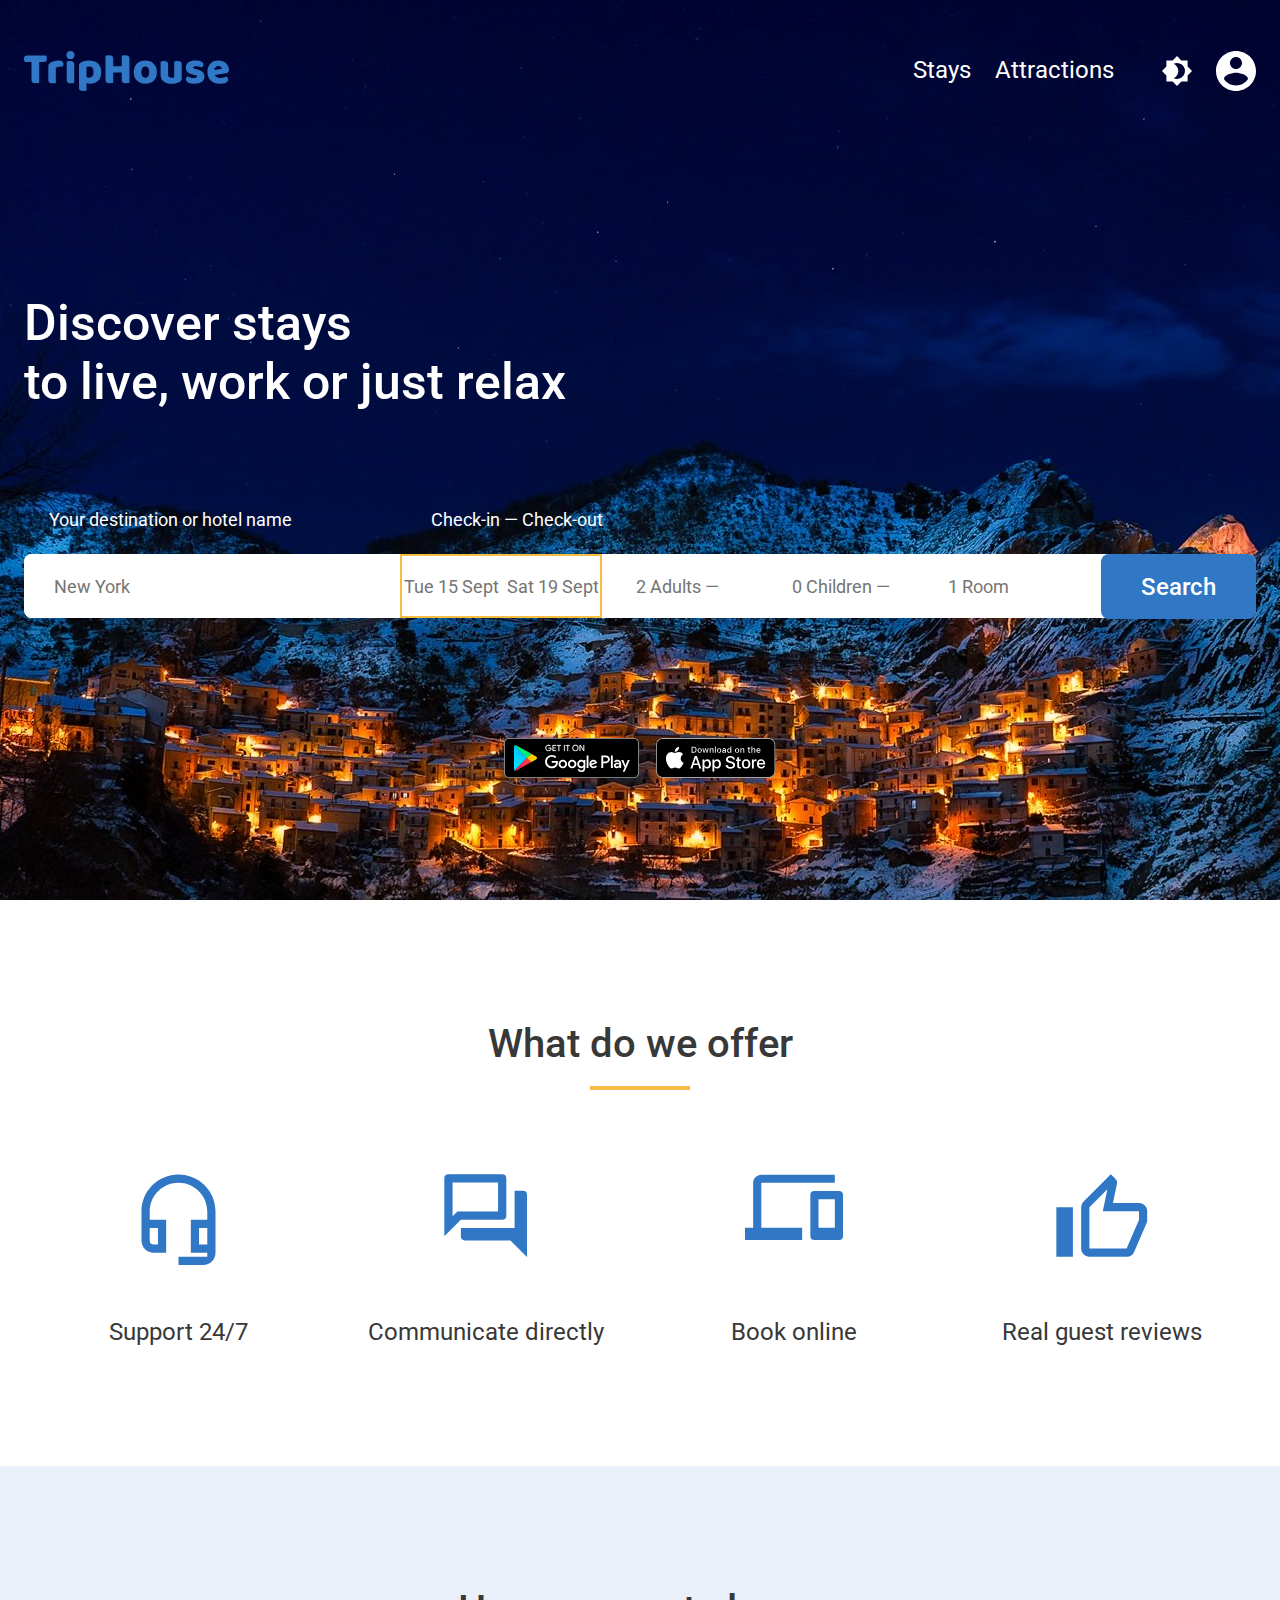
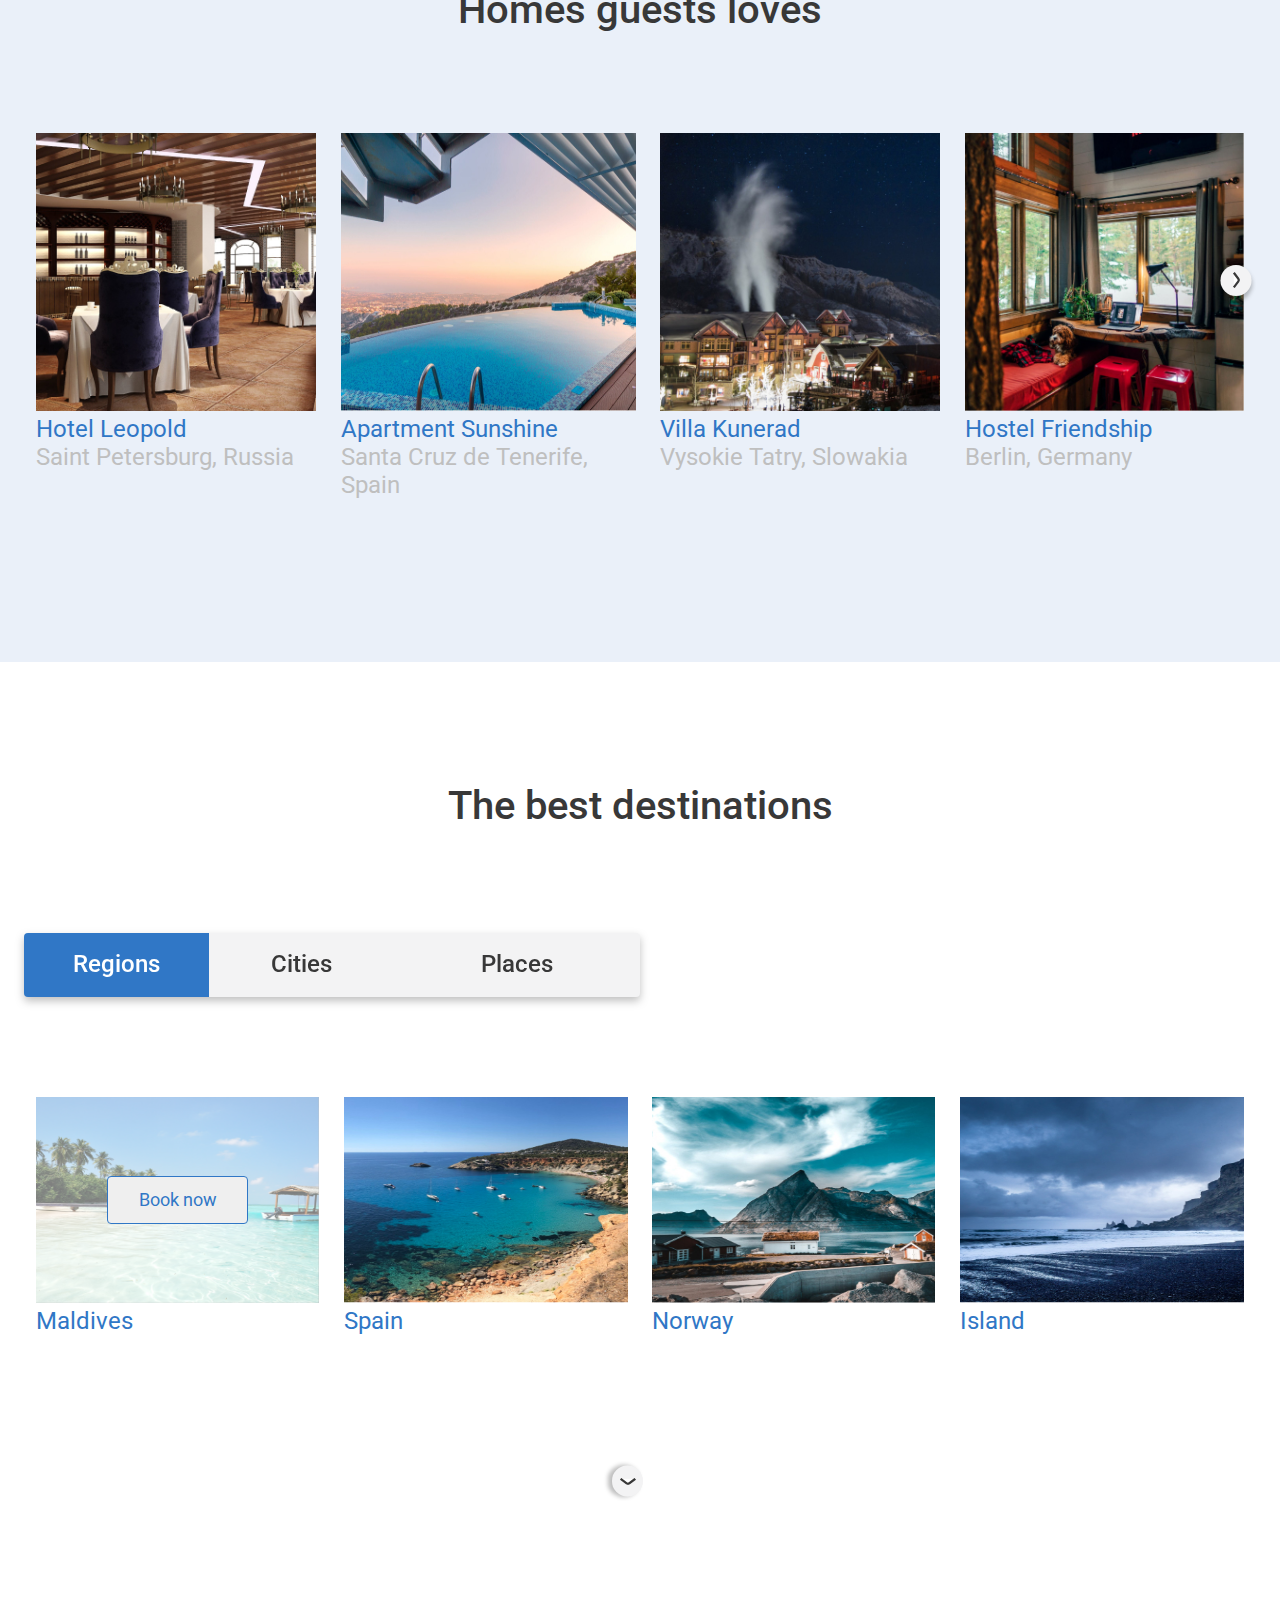
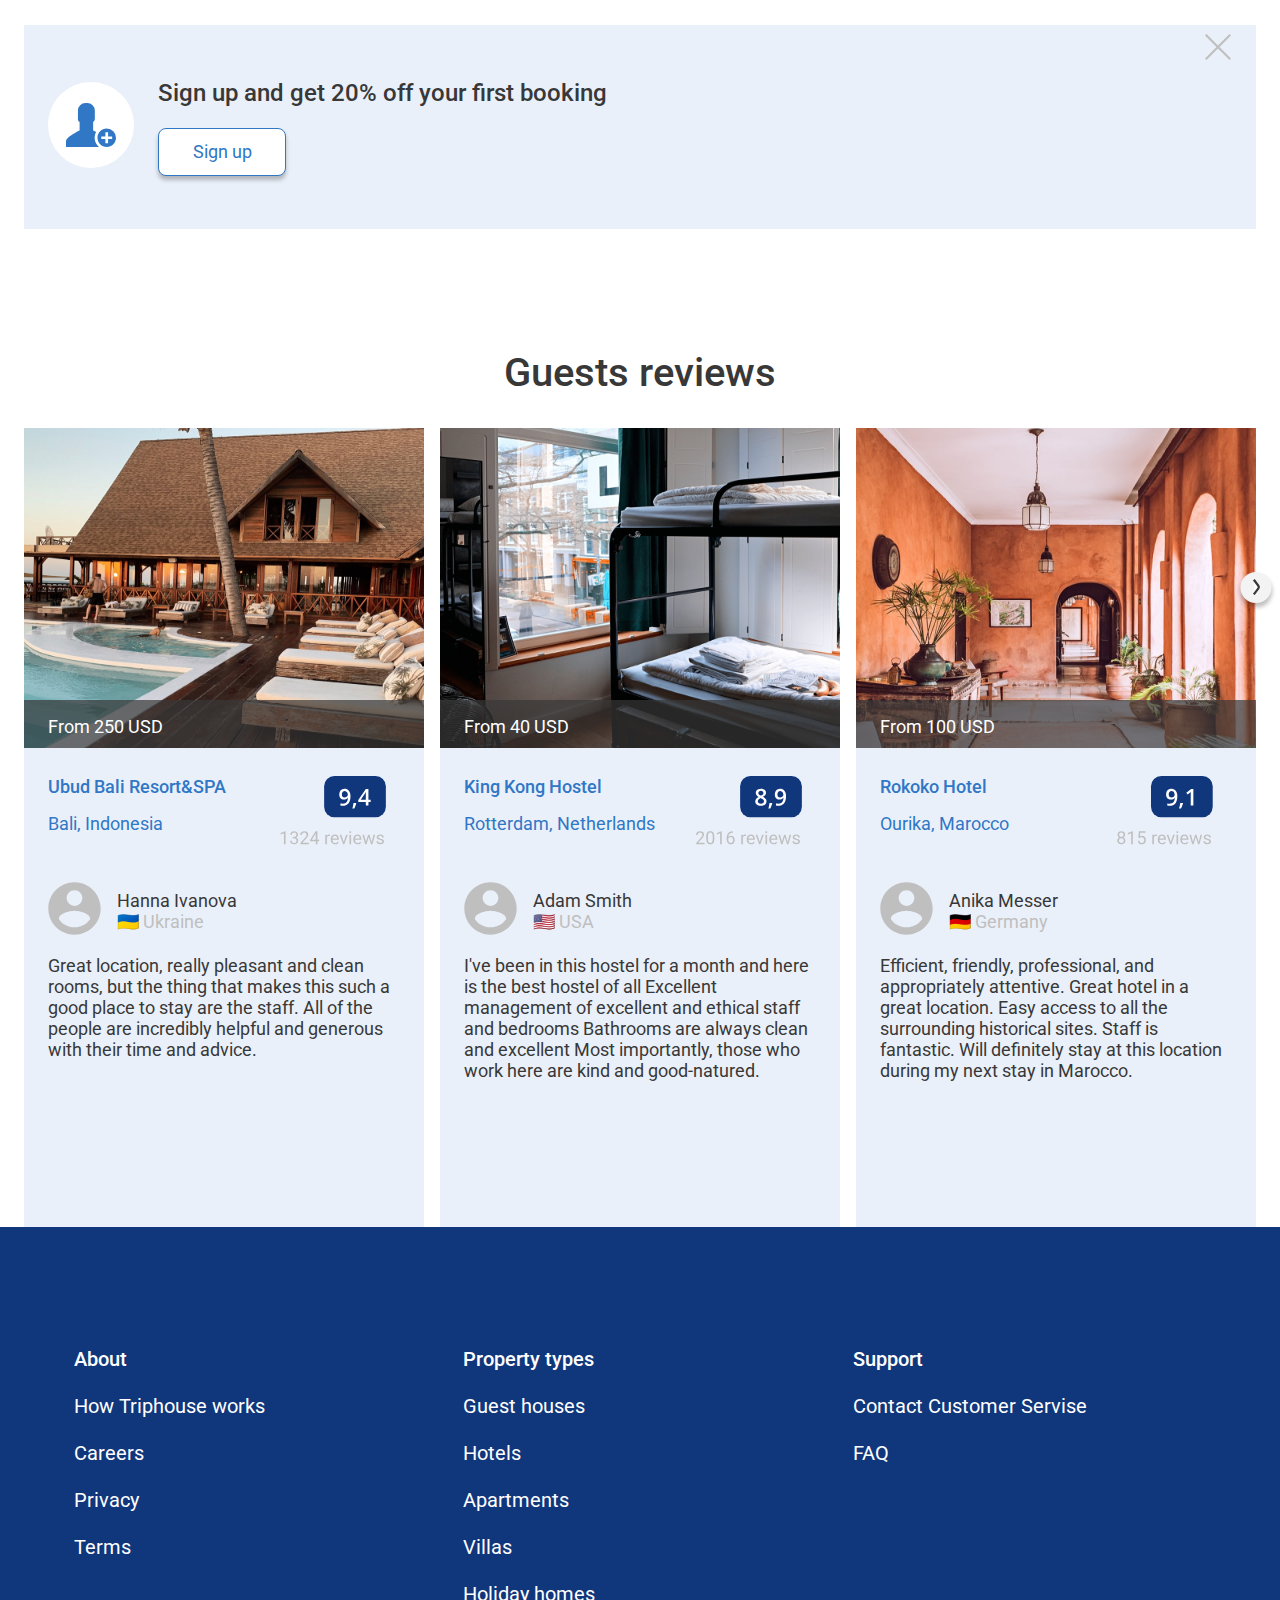
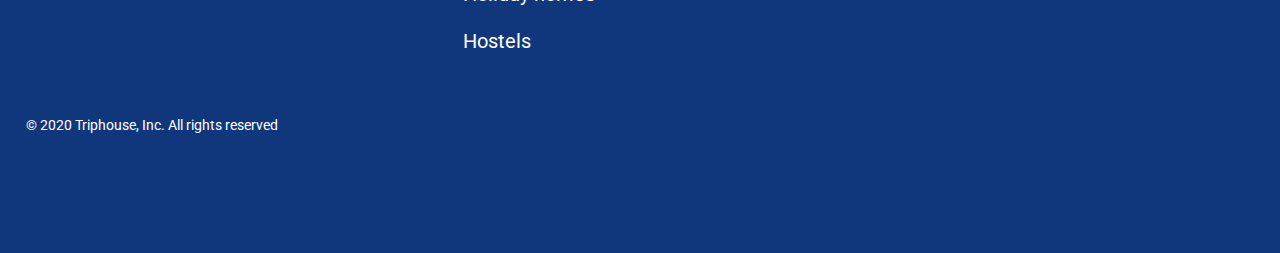
<file: index.html>
<!DOCTYPE html>
<html lang="en">
  <head>
    <meta charset="UTF-8" />
    <meta http-equiv="X-UA-Compatible" content="IE=edge" />
    <meta name="viewport" content="width=device-width, initial-scale=1.0" />
    <link rel="stylesheet" href="style.css" />
    <link rel="icon" href="./img/favicon/favicon.ico" />
    <title>TripHouse</title>
  </head>
  <body>
    <svg class="svg-sprite" xmlns ="http://www.w3.org/2000/svg" >
      <symbol id="logo" viewBox="0 0 205 40">
      <path fill="#3077C6" d="M.84 11.024c-.206-.33-.397-.78-.574-1.35A6.033 6.033 0 0 1 0 7.874c0-1.17.25-2.01.752-2.52.532-.51 1.21-.765 2.036-.765h19.297c.207.33.398.78.575 1.35.177.57.266 1.17.266 1.8 0 1.17-.266 2.01-.797 2.52-.501.51-1.165.765-1.991.765h-4.913V31.81c-.325.09-.84.18-1.55.27-.678.09-1.356.135-2.035.135s-1.284-.06-1.815-.18c-.501-.09-.929-.27-1.283-.54-.354-.27-.62-.645-.797-1.125-.177-.48-.265-1.11-.265-1.89V11.024H.84ZM31.85 31.946c-.295.09-.768.18-1.417.27-.62.09-1.268.135-1.947.135-.65 0-1.24-.045-1.77-.135-.502-.09-.93-.27-1.284-.54a2.792 2.792 0 0 1-.84-1.08c-.178-.48-.266-1.095-.266-1.845V15.253c0-.69.118-1.275.354-1.755a4.35 4.35 0 0 1 1.106-1.35c.472-.39 1.048-.734 1.726-1.034a16.838 16.838 0 0 1 4.736-1.395c.856-.15 1.711-.225 2.567-.225 1.416 0 2.538.285 3.364.855.826.54 1.239 1.44 1.239 2.7 0 .42-.06.84-.177 1.26-.118.39-.266.75-.443 1.08a20.679 20.679 0 0 0-3.806.359c-.62.12-1.21.255-1.77.405a6.74 6.74 0 0 0-1.372.45v15.343ZM42.345 4.05c0-1.14.369-2.1 1.106-2.88.767-.78 1.77-1.17 3.01-1.17 1.24 0 2.228.39 2.965 1.17.767.78 1.151 1.74 1.151 2.88s-.384 2.1-1.15 2.88c-.738.779-1.727 1.169-2.966 1.169-1.24 0-2.242-.39-3.01-1.17-.737-.78-1.106-1.74-1.106-2.88Zm7.878 27.896c-.325.06-.812.135-1.46.225-.62.12-1.255.18-1.904.18s-1.239-.045-1.77-.135c-.502-.09-.93-.27-1.284-.54a2.79 2.79 0 0 1-.84-1.08c-.178-.48-.266-1.095-.266-1.845V10.44c.325-.06.797-.135 1.416-.225.65-.12 1.298-.18 1.948-.18.649 0 1.224.045 1.726.135.53.09.973.27 1.327.54.355.27.62.645.797 1.125.207.45.31 1.05.31 1.8v18.312ZM64.882 9.449c1.77 0 3.408.24 4.913.72 1.535.45 2.848 1.155 3.94 2.114 1.091.96 1.947 2.175 2.566 3.645.62 1.44.93 3.165.93 5.174 0 1.92-.266 3.6-.797 5.04s-1.283 2.654-2.257 3.644c-.974.96-2.154 1.68-3.54 2.16-1.358.48-2.878.72-4.56.72-1.268 0-2.448-.195-3.54-.585v7.47c-.295.089-.767.179-1.416.269-.65.12-1.314.18-1.992.18-.65 0-1.24-.045-1.77-.135-.502-.09-.93-.27-1.284-.54s-.62-.645-.797-1.125c-.177-.45-.265-1.05-.265-1.8V14.803c0-.81.162-1.47.487-1.98.354-.51.826-.975 1.416-1.394.915-.6 2.05-1.08 3.408-1.44 1.357-.36 2.877-.54 4.558-.54Zm.09 17.188c3.038 0 4.558-1.845 4.558-5.535 0-1.92-.384-3.344-1.151-4.274-.738-.93-1.815-1.395-3.23-1.395-.561 0-1.063.075-1.506.225a5.15 5.15 0 0 0-1.15.45v9.899c.354.18.737.33 1.15.45.413.12.856.18 1.328.18ZM105.466 31.811c-.325.09-.841.18-1.549.27-.679.09-1.357.135-2.036.135a8.28 8.28 0 0 1-1.815-.18 2.936 2.936 0 0 1-1.283-.54c-.354-.27-.62-.645-.797-1.125-.177-.48-.265-1.11-.265-1.89v-7.019h-8.498v10.349c-.325.09-.84.18-1.549.27-.679.09-1.357.135-2.036.135-.678 0-1.283-.06-1.815-.18-.501-.09-.929-.27-1.283-.54-.354-.27-.62-.645-.797-1.125-.177-.48-.265-1.11-.265-1.89V4.724c.324-.06.84-.135 1.549-.225.708-.12 1.387-.18 2.036-.18.678 0 1.269.06 1.77.18.531.09.974.27 1.328.54.354.27.62.645.796 1.125.178.48.266 1.11.266 1.89v7.2h8.498V4.723c.324-.06.84-.135 1.549-.225.708-.12 1.387-.18 2.036-.18.678 0 1.268.06 1.77.18.531.09.974.27 1.328.54.354.27.619.645.796 1.125.177.48.266 1.11.266 1.89v23.757ZM132.901 21.057c0 1.86-.28 3.525-.841 4.995-.561 1.44-1.357 2.654-2.39 3.644-1.003.99-2.213 1.74-3.629 2.25-1.417.51-2.995.765-4.736.765-1.741 0-3.319-.27-4.736-.81-1.416-.54-2.64-1.305-3.673-2.295-1.003-1.02-1.785-2.25-2.346-3.69-.56-1.44-.841-3.059-.841-4.859 0-1.77.281-3.374.841-4.814.561-1.44 1.343-2.655 2.346-3.645a10.468 10.468 0 0 1 3.673-2.34c1.417-.54 2.995-.81 4.736-.81 1.741 0 3.319.286 4.736.856 1.416.54 2.626 1.32 3.629 2.34 1.033.99 1.829 2.204 2.39 3.644.561 1.44.841 3.03.841 4.77Zm-15.491 0c0 1.83.34 3.24 1.018 4.23.708.96 1.682 1.44 2.921 1.44 1.24 0 2.184-.495 2.833-1.485.679-.99 1.018-2.385 1.018-4.185 0-1.8-.339-3.18-1.018-4.14-.679-.989-1.638-1.484-2.877-1.484-1.239 0-2.198.495-2.877 1.485-.678.96-1.018 2.34-1.018 4.14ZM136.572 10.439c.295-.09.752-.18 1.372-.27.649-.09 1.313-.135 1.991-.135.649 0 1.225.045 1.726.135.531.09.974.27 1.328.54.354.27.62.645.797 1.125.206.45.31 1.05.31 1.8v9.673c0 1.23.295 2.115.885 2.655.59.51 1.445.765 2.567.765.678 0 1.224-.06 1.637-.18.443-.12.782-.24 1.018-.36V10.439c.295-.09.753-.18 1.372-.27.649-.09 1.313-.135 1.992-.135.649 0 1.224.045 1.726.135.531.09.974.27 1.328.54.354.27.619.645.796 1.125.207.45.31 1.05.31 1.8v13.678c0 1.5-.619 2.624-1.859 3.374-1.032.66-2.272 1.155-3.717 1.485-1.417.36-2.966.54-4.648.54-1.593 0-3.068-.18-4.425-.54-1.328-.36-2.479-.915-3.453-1.665-.973-.75-1.726-1.71-2.257-2.88-.531-1.2-.796-2.64-.796-4.319V10.44ZM180.478 25.467c0 2.28-.841 4.064-2.523 5.354-1.682 1.29-4.161 1.935-7.436 1.935-1.239 0-2.39-.09-3.452-.27-1.062-.18-1.977-.45-2.744-.81-.737-.39-1.328-.87-1.77-1.44-.413-.57-.62-1.245-.62-2.024 0-.72.148-1.32.443-1.8.295-.51.649-.93 1.062-1.26.856.48 1.829.915 2.921 1.305 1.121.36 2.405.54 3.851.54.914 0 1.608-.135 2.08-.405.501-.27.752-.63.752-1.08 0-.42-.177-.75-.531-.99-.354-.24-.944-.435-1.77-.585l-1.328-.27c-2.567-.51-4.485-1.305-5.754-2.385-1.239-1.11-1.859-2.684-1.859-4.724 0-1.11.236-2.115.709-3.015a6.286 6.286 0 0 1 1.991-2.25c.856-.6 1.874-1.064 3.054-1.394 1.21-.33 2.538-.495 3.983-.495 1.092 0 2.11.09 3.054.27.974.15 1.815.39 2.523.72.708.33 1.269.765 1.682 1.304.413.51.619 1.125.619 1.845 0 .69-.132 1.29-.398 1.8-.236.48-.546.885-.929 1.215-.236-.15-.591-.3-1.063-.45-.472-.18-.988-.33-1.549-.45-.56-.15-1.136-.27-1.726-.36a9.82 9.82 0 0 0-1.549-.135c-.974 0-1.726.12-2.257.36-.531.21-.797.555-.797 1.035 0 .33.148.6.443.81.295.21.856.405 1.682.585l1.372.315c2.832.66 4.839 1.575 6.019 2.744 1.21 1.14 1.815 2.625 1.815 4.455ZM195.706 32.71c-1.741 0-3.364-.24-4.869-.719a11.498 11.498 0 0 1-3.895-2.25c-1.091-.99-1.962-2.234-2.611-3.734-.619-1.5-.929-3.255-.929-5.265 0-1.98.31-3.674.929-5.084.649-1.44 1.49-2.61 2.523-3.51a9.525 9.525 0 0 1 3.541-2.024 12.601 12.601 0 0 1 4.071-.675c1.564 0 2.981.24 4.249.72 1.299.48 2.405 1.14 3.32 1.98a8.426 8.426 0 0 1 2.168 3.014c.531 1.17.797 2.445.797 3.825 0 1.02-.28 1.8-.841 2.34-.561.54-1.342.884-2.346 1.034l-10.932 1.665c.325.99.989 1.74 1.992 2.25 1.003.48 2.154.72 3.452.72 1.21 0 2.346-.15 3.408-.45 1.092-.33 1.977-.705 2.656-1.125.472.3.87.72 1.195 1.26.324.54.487 1.11.487 1.71 0 1.35-.62 2.354-1.859 3.014-.944.51-2.007.855-3.187 1.035-1.18.18-2.287.27-3.319.27Zm-1.24-17.682c-.708 0-1.327.12-1.858.36-.502.24-.915.555-1.24.945-.324.36-.575.78-.752 1.26-.148.45-.236.915-.266 1.395l7.569-1.26c-.089-.6-.413-1.2-.974-1.8-.561-.6-1.387-.9-2.479-.9Z"/>
      </symbol>
      
      <symbol id="night" viewBox="0 0 30 30">
      <path fill="#fff" d="M25.61 10.61V4.39h-6.22L15 0l-4.39 4.39H4.39v6.22L0 15l4.39 4.39v6.22h6.22L15 30l4.39-4.39h6.22v-6.22L30 15l-4.39-4.39ZM15 22.958a7.924 7.924 0 0 1-3.316-.73c2.732-1.26 4.642-4.018 4.642-7.228s-1.91-5.968-4.642-7.228A7.924 7.924 0 0 1 15 7.042c4.39 0 7.958 3.568 7.958 7.958 0 4.39-3.568 7.958-7.958 7.958Z"/>
      </symbol>
      
      <symbol id="account-circle" viewBox="0 0 40 40" >
      <path fill="#fff" d="M20 0C8.96 0 0 8.96 0 20s8.96 20 20 20 20-8.96 20-20S31.04 0 20 0Zm0 6c3.32 0 6 2.68 6 6s-2.68 6-6 6-6-2.68-6-6 2.68-6 6-6Zm0 28.4c-5 0-9.42-2.56-12-6.44.06-3.98 8-6.16 12-6.16 3.98 0 11.94 2.18 12 6.16-2.58 3.88-7 6.44-12 6.44Z"/>
      </symbol>
      
      <symbol id="app-store" viewBox="0 0 120 40">
      <path fill="#A6A6A6" d="M110.135 0H9.535c-.367 0-.73 0-1.095.002-.306.002-.61.008-.919.013C6.85.023 6.18.082 5.517.192a6.665 6.665 0 0 0-1.9.627A6.438 6.438 0 0 0 .193 5.522a12.993 12.993 0 0 0-.179 2.002c-.01.306-.01.614-.015.92V31.56c.005.31.006.61.015.921.008.671.068 1.34.18 2.002.11.663.32 1.306.624 1.905.303.598.701 1.143 1.179 1.614.473.477 1.019.875 1.618 1.179a6.7 6.7 0 0 0 1.901.63c.663.11 1.333.168 2.004.177.31.007.613.011.919.011.366.002.728.002 1.095.002h100.6c.359 0 .724 0 1.084-.002.304 0 .617-.004.922-.01.67-.01 1.338-.068 2-.178a6.805 6.805 0 0 0 1.908-.63A6.293 6.293 0 0 0 117.666 38a6.405 6.405 0 0 0 1.182-1.614c.302-.6.51-1.242.619-1.905.111-.661.173-1.33.185-2.002.004-.31.004-.61.004-.921.008-.364.008-.725.008-1.094V9.536c0-.366 0-.73-.008-1.092 0-.306 0-.614-.004-.92a13.57 13.57 0 0 0-.185-2.002 6.648 6.648 0 0 0-.619-1.904 6.469 6.469 0 0 0-2.799-2.8 6.77 6.77 0 0 0-1.908-.627c-.661-.11-1.33-.169-2-.176-.305-.005-.618-.011-.922-.013-.36-.002-.725-.002-1.084-.002Z"/><path fill="#000" d="M8.445 39.125c-.305 0-.602-.004-.904-.01a12.669 12.669 0 0 1-1.87-.164 5.88 5.88 0 0 1-1.656-.548 5.403 5.403 0 0 1-1.397-1.016 5.32 5.32 0 0 1-1.02-1.397 5.722 5.722 0 0 1-.544-1.657 12.41 12.41 0 0 1-.166-1.875c-.007-.21-.015-.913-.015-.913v-23.1s.009-.692.015-.895a12.37 12.37 0 0 1 .165-1.872 5.755 5.755 0 0 1 .544-1.662c.26-.518.603-.99 1.015-1.398A5.565 5.565 0 0 1 5.667 1.05C6.287.95 6.915.895 7.543.887l.902-.012h102.769l.913.013a12.37 12.37 0 0 1 1.858.162 5.933 5.933 0 0 1 1.671.548 5.589 5.589 0 0 1 2.415 2.42 5.74 5.74 0 0 1 .535 1.65c.104.623.162 1.254.174 1.886.003.284.003.588.003.89.008.375.008.732.008 1.092v20.929c0 .363 0 .718-.008 1.075 0 .325 0 .623-.004.93-.011.62-.069 1.24-.171 1.853a5.715 5.715 0 0 1-.54 1.67c-.263.513-.606.98-1.015 1.386-.409.414-.881.759-1.4 1.022a5.852 5.852 0 0 1-1.668.55c-.618.101-1.243.156-1.869.163-.293.007-.599.011-.897.011l-1.084.002-101.69-.002Z"/><path fill="#fff" d="M24.769 20.3a4.948 4.948 0 0 1 2.356-4.151 5.065 5.065 0 0 0-3.99-2.158c-1.68-.176-3.308 1.005-4.164 1.005-.872 0-2.19-.988-3.608-.958a5.315 5.315 0 0 0-4.473 2.727c-1.934 3.349-.492 8.27 1.361 10.977.927 1.325 2.01 2.805 3.428 2.753 1.387-.058 1.905-.885 3.58-.885 1.658 0 2.144.885 3.59.852 1.489-.025 2.426-1.332 3.32-2.67a10.96 10.96 0 0 0 1.52-3.092 4.782 4.782 0 0 1-2.92-4.4ZM22.037 12.211a4.872 4.872 0 0 0 1.115-3.49 4.957 4.957 0 0 0-3.208 1.66 4.634 4.634 0 0 0-1.143 3.36 4.099 4.099 0 0 0 3.236-1.53ZM42.302 27.14H37.57l-1.137 3.356h-2.005l4.484-12.418h2.083l4.483 12.418h-2.039l-1.136-3.356Zm-4.243-1.55h3.752l-1.85-5.446h-.051l-1.85 5.447ZM55.16 25.97c0 2.813-1.506 4.62-3.779 4.62a3.07 3.07 0 0 1-2.848-1.583h-.043v4.484H46.63V21.442h1.8v1.506h.033a3.212 3.212 0 0 1 2.883-1.6c2.298 0 3.813 1.816 3.813 4.622Zm-1.91 0c0-1.833-.948-3.038-2.393-3.038-1.42 0-2.375 1.23-2.375 3.038 0 1.824.955 3.046 2.375 3.046 1.445 0 2.392-1.197 2.392-3.046ZM65.124 25.97c0 2.813-1.505 4.62-3.778 4.62a3.07 3.07 0 0 1-2.848-1.583h-.043v4.484h-1.859V21.442h1.799v1.506h.034a3.212 3.212 0 0 1 2.883-1.6c2.298 0 3.813 1.816 3.813 4.622Zm-1.91 0c0-1.833-.947-3.038-2.392-3.038-1.42 0-2.375 1.23-2.375 3.038 0 1.824.955 3.046 2.375 3.046 1.445 0 2.392-1.197 2.392-3.046ZM71.71 27.036c.138 1.232 1.334 2.04 2.97 2.04 1.566 0 2.693-.808 2.693-1.919 0-.964-.68-1.54-2.29-1.936l-1.609-.388c-2.28-.55-3.339-1.617-3.339-3.348 0-2.142 1.867-3.614 4.519-3.614 2.624 0 4.423 1.472 4.483 3.614h-1.876c-.112-1.239-1.136-1.987-2.634-1.987-1.497 0-2.521.757-2.521 1.858 0 .878.654 1.395 2.255 1.79l1.368.336c2.548.603 3.606 1.626 3.606 3.443 0 2.323-1.85 3.778-4.793 3.778-2.754 0-4.614-1.42-4.734-3.667h1.902ZM83.346 19.3v2.142h1.722v1.472h-1.722v4.991c0 .776.345 1.137 1.102 1.137.204-.004.408-.018.611-.043v1.463c-.34.064-.686.092-1.032.086-1.833 0-2.548-.689-2.548-2.444v-5.19h-1.316v-1.472h1.316V19.3h1.867ZM86.065 25.97c0-2.849 1.678-4.639 4.294-4.639 2.625 0 4.295 1.79 4.295 4.639 0 2.856-1.661 4.639-4.295 4.639-2.633 0-4.294-1.783-4.294-4.64Zm6.695 0c0-1.954-.895-3.108-2.401-3.108-1.506 0-2.4 1.163-2.4 3.108 0 1.962.894 3.106 2.4 3.106 1.506 0 2.401-1.144 2.401-3.106ZM96.186 21.442h1.772v1.541h.043a2.16 2.16 0 0 1 2.178-1.635c.214-.001.428.022.637.07v1.737a2.594 2.594 0 0 0-.835-.112 1.872 1.872 0 0 0-1.937 2.083v5.37h-1.858v-9.053ZM109.384 27.837c-.25 1.643-1.85 2.771-3.898 2.771-2.634 0-4.269-1.764-4.269-4.595 0-2.84 1.644-4.682 4.191-4.682 2.505 0 4.08 1.72 4.08 4.466v.637h-6.395v.112a2.353 2.353 0 0 0 .639 1.832 2.363 2.363 0 0 0 1.797.732 2.046 2.046 0 0 0 2.091-1.273h1.764Zm-6.282-2.702h4.526a2.166 2.166 0 0 0-.608-1.634 2.168 2.168 0 0 0-1.612-.664 2.293 2.293 0 0 0-2.306 2.298ZM37.826 8.731a2.64 2.64 0 0 1 2.808 2.965c0 1.906-1.03 3.002-2.808 3.002h-2.155V8.73h2.155Zm-1.228 5.123h1.125a1.876 1.876 0 0 0 1.968-2.146 1.882 1.882 0 0 0-1.968-2.134h-1.125v4.28ZM41.68 12.444a2.133 2.133 0 1 1 4.248 0 2.134 2.134 0 1 1-4.247 0Zm3.334 0c0-.976-.439-1.546-1.208-1.546-.773 0-1.207.57-1.207 1.546 0 .984.434 1.55 1.207 1.55.77 0 1.208-.57 1.208-1.55ZM51.573 14.698h-.922l-.93-3.316h-.07l-.927 3.316h-.913l-1.242-4.503h.902l.806 3.436h.067l.925-3.436h.853l.926 3.436h.07l.803-3.436h.889l-1.237 4.503ZM53.853 10.195h.856v.715h.066a1.349 1.349 0 0 1 1.344-.802 1.466 1.466 0 0 1 1.559 1.675v2.915h-.889v-2.692c0-.724-.314-1.084-.972-1.084a1.034 1.034 0 0 0-1.075 1.142v2.634h-.889v-4.503ZM59.094 8.437h.888v6.26h-.888v-6.26ZM61.218 12.444a2.134 2.134 0 1 1 4.247 0 2.133 2.133 0 1 1-4.247 0Zm3.333 0c0-.976-.439-1.546-1.208-1.546-.773 0-1.207.57-1.207 1.546 0 .984.434 1.55 1.207 1.55.77 0 1.208-.57 1.208-1.55ZM66.4 13.424c0-.81.604-1.277 1.676-1.344l1.22-.07v-.389c0-.476-.315-.744-.922-.744-.497 0-.84.182-.939.5h-.86c.09-.773.818-1.27 1.84-1.27 1.128 0 1.765.563 1.765 1.514v3.077h-.855v-.633h-.07a1.515 1.515 0 0 1-1.353.707 1.361 1.361 0 0 1-1.501-1.348Zm2.895-.384v-.377l-1.1.07c-.62.042-.9.253-.9.65 0 .405.351.641.834.641a1.064 1.064 0 0 0 1.166-.984ZM71.348 12.444c0-1.422.732-2.324 1.87-2.324a1.483 1.483 0 0 1 1.38.79h.067V8.437h.888v6.26h-.851v-.71h-.07a1.563 1.563 0 0 1-1.415.785c-1.145 0-1.869-.901-1.869-2.328Zm.918 0c0 .956.45 1.53 1.203 1.53.75 0 1.212-.583 1.212-1.526 0-.938-.468-1.53-1.212-1.53-.748 0-1.203.58-1.203 1.527ZM79.23 12.444a2.134 2.134 0 1 1 4.247 0 2.134 2.134 0 1 1-4.247 0Zm3.333 0c0-.976-.439-1.546-1.208-1.546-.772 0-1.207.57-1.207 1.546 0 .984.435 1.55 1.207 1.55.77 0 1.208-.57 1.208-1.55ZM84.67 10.195h.855v.715h.066a1.348 1.348 0 0 1 1.344-.802 1.466 1.466 0 0 1 1.559 1.675v2.915h-.889v-2.692c0-.724-.314-1.084-.972-1.084a1.034 1.034 0 0 0-1.075 1.142v2.634h-.889v-4.503ZM93.515 9.074v1.142h.976v.748h-.976v2.315c0 .472.195.679.637.679.113 0 .226-.008.339-.02v.74c-.16.028-.322.043-.484.045-.988 0-1.382-.348-1.382-1.216v-2.543h-.714v-.749h.715V9.074h.89ZM95.705 8.437h.88v2.482h.07a1.386 1.386 0 0 1 1.374-.807 1.485 1.485 0 0 1 1.55 1.679v2.907h-.889V12.01c0-.72-.335-1.084-.963-1.084a1.053 1.053 0 0 0-1.134 1.142v2.63h-.888v-6.26ZM104.761 13.482a1.823 1.823 0 0 1-1.951 1.303 2.047 2.047 0 0 1-2.08-2.324 2.083 2.083 0 0 1 1.212-2.172 2.08 2.08 0 0 1 .864-.181c1.253 0 2.009.856 2.009 2.27v.31h-3.18v.05a1.191 1.191 0 0 0 1.199 1.29 1.08 1.08 0 0 0 1.072-.546h.855Zm-3.126-1.451h2.275a1.09 1.09 0 0 0-1.109-1.167 1.151 1.151 0 0 0-1.166 1.167Z"/>
      </symbol>
      
      <symbol id="support-icon" viewBox="0 0 76 92">
      <path fill="#3077C6" d="M67.167 54.333V71h-8.334V54.333h8.334Zm-50 0V71H13a4.179 4.179 0 0 1-4.167-4.167v-12.5h8.334ZM38 .167C17.292.167.5 16.958.5 37.667v29.166c0 6.917 5.583 12.5 12.5 12.5h12.5V46H8.833v-8.333C8.833 21.542 21.875 8.5 38 8.5s29.167 13.042 29.167 29.167V46H50.5v33.333h16.667V83.5H38v8.333h25c6.917 0 12.5-5.583 12.5-12.5V37.667c0-20.709-16.792-37.5-37.5-37.5Z"/>
      </symbol>
      
      <symbol id="communicate-icon" viewBox="0 0 84 84">
      <path fill="#3077C6" d="M54.5 8.667v29.166H13.542l-4.875 4.875V8.667H54.5ZM58.667.333H4.5A4.179 4.179 0 0 0 .333 4.5v58.333L17 46.167h41.667A4.179 4.179 0 0 0 62.833 42V4.5A4.179 4.179 0 0 0 58.667.333ZM79.5 17h-8.333v37.5H17v8.333A4.179 4.179 0 0 0 21.167 67H67l16.667 16.667v-62.5A4.179 4.179 0 0 0 79.5 17Z"/>
      </symbol>
      
      <symbol id="book-icon" viewBox="0 0 100 68">
      <path fill="#3077C6" d="M16.667 9h75V.667h-75C12.083.667 8.333 4.417 8.333 9v45.833H0v12.5h58.333v-12.5H16.667V9Zm79.166 8.333h-25a4.179 4.179 0 0 0-4.166 4.167v41.667a4.179 4.179 0 0 0 4.166 4.166h25A4.179 4.179 0 0 0 100 63.167V21.5a4.179 4.179 0 0 0-4.167-4.167Zm-4.166 37.5H75V25.667h16.667v29.166Z"/>
      </symbol>
      
      <symbol id="reviews-icon" viewBox="0 0 92 84">
      <path fill="#3077C6" d="M83.5 29.333H57.208l3.959-19.041.125-1.334a6.272 6.272 0 0 0-1.834-4.416L55.042.167 27.625 27.625a8.147 8.147 0 0 0-2.458 5.875v41.667c0 4.583 3.75 8.333 8.333 8.333H71a8.277 8.277 0 0 0 7.667-5.083L91.25 49.042A8.232 8.232 0 0 0 91.833 46v-8.333c0-4.584-3.75-8.334-8.333-8.334ZM83.5 46 71 75.167H33.5V33.5l18.083-18.083-4.625 22.25H83.5V46ZM.167 33.5h16.666v50H.167v-50Z"/>
      </symbol>
      
      <symbol id="google_market" viewBox="0 0 135 40">
      <path d="M130 40H5c-2.75 0-5-2.25-5-5V5c0-2.75 2.25-5 5-5h125c2.75 0 5 2.25 5 5v30c0 2.75-2.25 5-5 5z" />
      <path d="M130 .8a4.2 4.2 0 014.2 4.2v30a4.2 4.2 0 01-4.2 4.2H5A4.2 4.2 0 01.8 35V5A4.2 4.2 0 015 .8h125zm0-.8H5C2.25 0 0 2.25 0 5v30c0 2.75 2.25 5 5 5h125c2.75 0 5-2.25 5-5V5c0-2.75-2.25-5-5-5z" fill="#A6A6A6"/>
      <path d="M47.42 10.24c0 .84-.25 1.51-.75 2-.56.59-1.3.89-2.2.89-.87 0-1.6-.3-2.21-.9-.61-.6-.91-1.35-.91-2.23 0-.89.3-1.63.91-2.23.61-.6 1.34-.9 2.21-.9.43 0 .84.08 1.23.25.39.17.7.39.94.67l-.53.53c-.4-.47-.94-.71-1.64-.71-.63 0-1.18.22-1.64.67-.46.44-.69 1.02-.69 1.73s.23 1.29.69 1.73c.46.44 1.01.67 1.64.67.67 0 1.23-.22 1.68-.67.29-.29.46-.7.5-1.22h-2.18V9.8h2.91c.02.15.04.3.04.44zM52.03 7.74H49.3v1.9h2.46v.72H49.3v1.9h2.73V13h-3.5V7h3.5v.74zM55.28 13h-.77V7.74h-1.68V7h4.12v.74h-1.68V13h.01zM59.94 13V7h.77v6h-.77zM64.13 13h-.77V7.74h-1.68V7h4.12v.74h-1.68V13h.01zM73.61 12.22c-.59.61-1.32.91-2.2.91-.88 0-1.61-.3-2.2-.91-.59-.61-.88-1.35-.88-2.22 0-.87.29-1.62.88-2.22.59-.61 1.32-.91 2.2-.91.87 0 1.6.3 2.2.91.59.61.89 1.35.89 2.22-.01.88-.3 1.62-.89 2.22zm-3.83-.5c.44.45.99.67 1.63.67.64 0 1.19-.22 1.63-.67.44-.45.67-1.02.67-1.72s-.22-1.27-.67-1.72c-.44-.45-.99-.67-1.63-.67-.64 0-1.19.22-1.63.67-.44.45-.67 1.02-.67 1.72s.23 1.27.67 1.72zM75.58 13V7h.94l2.92 4.67h.03l-.03-1.16V7h.77v6h-.8l-3.05-4.89h-.03l.03 1.16V13h-.78z" fill="#fff" stroke="#fff" stroke-width=".2" stroke-miterlimit="10"/><path d="M68.14 21.75c-2.35 0-4.27 1.79-4.27 4.25 0 2.45 1.92 4.25 4.27 4.25 2.35 0 4.27-1.8 4.27-4.25 0-2.46-1.92-4.25-4.27-4.25zm0 6.83c-1.29 0-2.4-1.06-2.4-2.58 0-1.53 1.11-2.58 2.4-2.58 1.29 0 2.4 1.05 2.4 2.58 0 1.52-1.12 2.58-2.4 2.58zm-9.32-6.83c-2.35 0-4.27 1.79-4.27 4.25 0 2.45 1.92 4.25 4.27 4.25 2.35 0 4.27-1.8 4.27-4.25 0-2.46-1.92-4.25-4.27-4.25zm0 6.83c-1.29 0-2.4-1.06-2.4-2.58 0-1.53 1.11-2.58 2.4-2.58 1.29 0 2.4 1.05 2.4 2.58 0 1.52-1.11 2.58-2.4 2.58zm-11.08-5.52v1.8h4.32c-.13 1.01-.47 1.76-.98 2.27-.63.63-1.61 1.32-3.33 1.32-2.66 0-4.74-2.14-4.74-4.8 0-2.66 2.08-4.8 4.74-4.8 1.43 0 2.48.56 3.25 1.29l1.27-1.27c-1.08-1.03-2.51-1.82-4.53-1.82-3.64 0-6.7 2.96-6.7 6.61 0 3.64 3.06 6.61 6.7 6.61 1.97 0 3.45-.64 4.61-1.85 1.19-1.19 1.56-2.87 1.56-4.22 0-.42-.03-.81-.1-1.13h-6.07v-.01zm45.31 1.4c-.35-.95-1.43-2.71-3.64-2.71-2.19 0-4.01 1.72-4.01 4.25 0 2.38 1.8 4.25 4.22 4.25 1.95 0 3.08-1.19 3.54-1.88l-1.45-.97c-.48.71-1.14 1.18-2.09 1.18s-1.63-.44-2.06-1.29l5.69-2.35-.2-.48zm-5.8 1.42c-.05-1.64 1.27-2.48 2.22-2.48.74 0 1.37.37 1.58.9l-3.8 1.58zM82.63 30h1.87V17.5h-1.87V30zm-3.06-7.3h-.07c-.42-.5-1.22-.95-2.24-.95-2.13 0-4.08 1.87-4.08 4.27 0 2.38 1.95 4.24 4.08 4.24 1.01 0 1.82-.45 2.24-.97h.06v.61c0 1.63-.87 2.5-2.27 2.5-1.14 0-1.85-.82-2.14-1.51l-1.63.68c.47 1.13 1.71 2.51 3.77 2.51 2.19 0 4.04-1.29 4.04-4.43v-7.64h-1.77v.69h.01zm-2.15 5.88c-1.29 0-2.37-1.08-2.37-2.56 0-1.5 1.08-2.59 2.37-2.59 1.27 0 2.27 1.1 2.27 2.59.01 1.48-.99 2.56-2.27 2.56zm24.39-11.08h-4.47V30h1.87v-4.74h2.61c2.07 0 4.1-1.5 4.1-3.88s-2.05-3.88-4.11-3.88zm.04 6.02H99.2v-4.29h2.65c1.4 0 2.19 1.16 2.19 2.14 0 .98-.79 2.15-2.19 2.15zm11.54-1.79c-1.35 0-2.75.6-3.33 1.91l1.66.69c.35-.69 1.01-.92 1.7-.92.96 0 1.95.58 1.96 1.61v.13c-.34-.19-1.06-.48-1.95-.48-1.79 0-3.6.98-3.6 2.81 0 1.67 1.46 2.75 3.1 2.75 1.25 0 1.95-.56 2.38-1.22h.06v.97h1.8v-4.79c.01-2.22-1.65-3.46-3.78-3.46zm-.23 6.85c-.61 0-1.46-.31-1.46-1.06 0-.96 1.06-1.33 1.98-1.33.82 0 1.21.18 1.7.42a2.257 2.257 0 01-2.22 1.97zM123.74 22l-2.14 5.42h-.06L119.32 22h-2.01l3.33 7.58-1.9 4.21h1.95L125.82 22h-2.08zm-16.8 8h1.87V17.5h-1.87V30z" fill="#fff"/><path d="M10.44 7.54c-.29.31-.46.79-.46 1.4v22.12c0 .62.17 1.1.46 1.4l.07.07L22.9 20.15v-.3L10.51 7.47l-.07.07z" fill="url(#paint0_linear)"/><path d="M27.03 24.28l-4.13-4.13v-.3l4.13-4.13.09.05 4.89 2.78c1.4.79 1.4 2.09 0 2.89l-4.89 2.78-.09.06z" fill="url(#paint1_linear)"/><path d="M27.12 24.22L22.9 20 10.44 32.46c.46.49 1.22.55 2.08.06l14.6-8.3z" fill="url(#paint2_linear)"/><path d="M27.12 15.78l-14.61-8.3c-.86-.49-1.62-.43-2.08.06L22.9 20l4.22-4.22z"
      fill="url(#paint3_linear)"/>
      <path opacity=".2" d="M27.03 24.13l-14.52 8.25c-.81.46-1.54.43-2 .01l-.07.07.07.07c.47.42 1.19.45 2-.01l14.61-8.3-.09-.09z" fill="#000"/>
      <path opacity=".12" d="M10.44 32.32c-.29-.31-.46-.79-.46-1.4v.15c0 .62.17 1.1.46 1.4l.07-.07-.07-.08zM32.01 21.3l-4.99 2.83.09.09L32 21.44c.7-.4 1.05-.92 1.05-1.44-.05.47-.4.94-1.04 1.3z" fill="#000"/>
      <path opacity=".25" d="M12.51 7.62l19.5 11.08c.63.36.99.82 1.05 1.3 0-.52-.35-1.05-1.05-1.44L12.51 7.48c-1.4-.79-2.54-.13-2.54 1.47v.15c0-1.61 1.15-2.27 2.54-1.48z" fill="#fff"/>
      <defs>
        <linearGradient id="paint0_linear" x1="21.8" y1="8.71" x2="5.017" y2="25.492" gradientUnits="userSpaceOnUse">
          <stop stop-color="#00A0FF"/>
          <stop offset=".007" stop-color="#00A1FF"/>
          <stop offset=".26" stop-color="#00BEFF"/>
          <stop offset=".512" stop-color="#00D2FF"/>
          <stop offset=".76" stop-color="#00DFFF"/>
          <stop offset="1" stop-color="#00E3FF"/>
        </linearGradient>
        <linearGradient id="paint1_linear" x1="33.834" y1="20.001" x2="9.638" y2="20.001" gradientUnits="userSpaceOnUse">
          <stop stop-color="#FFE000"/>
          <stop offset=".409" stop-color="#FFBD00"/>
          <stop offset=".775" stop-color="orange"/>
          <stop offset="1" stop-color="#FF9C00"/>
        </linearGradient>
        <linearGradient id="paint2_linear" x1="24.827" y1="22.296" x2="2.069" y2="45.054" gradientUnits="userSpaceOnUse">
          <stop stop-color="#FF3A44"/>
          <stop offset="1" stop-color="#C31162"/>
        </linearGradient><linearGradient id="paint3_linear" x1="7.297" y1=".176" x2="17.46" y2="10.339" gradientUnits="userSpaceOnUse">
          <stop stop-color="#32A071"/>
          <stop offset=".069" stop-color="#2DA771"/>
          <stop offset=".476" stop-color="#15CF74"/>
          <stop offset=".801" stop-color="#06E775"/>
          <stop offset="1" stop-color="#00F076"/>
        </linearGradient>
      </defs>
     </symbol>

    <symbol id="logo-footer" viewBox="0 0 98 19">
      <path fill="#fff" d="M.402 5.236a2.781 2.781 0 0 1-.275-.641A2.849 2.849 0 0 1 0 3.74c0-.556.12-.954.36-1.197.254-.242.578-.363.973-.363h9.225c.098.157.19.37.275.641.084.27.127.556.127.855 0 .556-.127.955-.381 1.197-.24.242-.557.363-.952.363H7.278v9.874a5.825 5.825 0 0 1-.74.129 7.45 7.45 0 0 1-.974.064 3.98 3.98 0 0 1-.867-.086 1.407 1.407 0 0 1-.614-.256 1.154 1.154 0 0 1-.38-.535c-.085-.228-.127-.527-.127-.897V5.236H.402ZM15.226 15.174a4.883 4.883 0 0 1-.677.129 6.522 6.522 0 0 1-.931.064c-.31 0-.593-.022-.847-.064a1.408 1.408 0 0 1-.613-.257c-.17-.128-.303-.3-.402-.513-.085-.228-.127-.52-.127-.876V7.245c0-.327.056-.605.17-.833a2.07 2.07 0 0 1 .528-.641c.226-.186.5-.35.825-.492a8.075 8.075 0 0 1 2.264-.663 7.14 7.14 0 0 1 1.227-.106c.677 0 1.213.135 1.608.406.395.256.593.684.593 1.282 0 .2-.029.399-.085.598a2.784 2.784 0 0 1-.212.513 9.948 9.948 0 0 0-1.82.171c-.295.057-.577.121-.845.193a3.238 3.238 0 0 0-.656.213v7.288ZM20.243 1.924c0-.542.176-.998.529-1.368.367-.37.846-.556 1.439-.556.592 0 1.065.185 1.417.556.367.37.55.826.55 1.368 0 .54-.183.997-.55 1.367-.352.37-.825.556-1.417.556-.593 0-1.072-.185-1.44-.556-.352-.37-.528-.826-.528-1.367Zm3.766 13.25c-.155.029-.388.065-.698.107-.296.057-.6.086-.91.086-.31 0-.592-.022-.846-.064a1.408 1.408 0 0 1-.614-.257c-.17-.128-.303-.3-.402-.513-.085-.228-.127-.52-.127-.876V4.958c.155-.028.381-.064.677-.106.31-.057.62-.086.931-.086.31 0 .585.021.825.064.254.043.466.128.635.257.17.128.296.306.38.534.1.214.149.499.149.855v8.698ZM31.017 4.488c.846 0 1.63.114 2.348.342.734.214 1.362.549 1.884 1.005.521.456.93 1.033 1.227 1.73.296.685.444 1.504.444 2.459 0 .912-.127 1.71-.38 2.393a4.794 4.794 0 0 1-1.08 1.732 4.447 4.447 0 0 1-1.693 1.025c-.648.228-1.375.342-2.179.342-.606 0-1.17-.092-1.692-.277v3.547a4.87 4.87 0 0 1-.677.128 5.26 5.26 0 0 1-.953.086c-.31 0-.592-.021-.846-.064a1.408 1.408 0 0 1-.613-.257 1.153 1.153 0 0 1-.381-.534c-.085-.214-.127-.499-.127-.855V7.032c0-.385.077-.699.233-.94.169-.243.395-.464.677-.663.437-.285.98-.513 1.629-.684.649-.171 1.375-.257 2.179-.257Zm.042 8.164c1.453 0 2.18-.876 2.18-2.628 0-.912-.184-1.589-.55-2.03-.353-.442-.868-.663-1.545-.663-.268 0-.508.035-.72.107a2.472 2.472 0 0 0-.55.213v4.702c.17.086.353.157.55.214.198.057.41.085.635.085ZM50.418 15.11a5.827 5.827 0 0 1-.74.129 7.451 7.451 0 0 1-.974.064 3.98 3.98 0 0 1-.867-.086 1.406 1.406 0 0 1-.614-.256 1.154 1.154 0 0 1-.38-.535c-.085-.228-.128-.527-.128-.897v-3.334h-4.062v4.915a5.827 5.827 0 0 1-.74.129 7.452 7.452 0 0 1-.974.064 3.98 3.98 0 0 1-.867-.086 1.406 1.406 0 0 1-.614-.256 1.153 1.153 0 0 1-.38-.535c-.085-.228-.128-.527-.128-.897V2.244c.155-.028.402-.064.74-.107.34-.057.664-.085.974-.085.325 0 .607.028.846.085.254.043.466.128.635.257.17.128.296.306.381.534.085.228.127.527.127.898v3.42h4.062V2.243c.155-.028.402-.064.74-.107.34-.057.664-.085.974-.085.325 0 .607.028.846.085.254.043.466.128.635.257.17.128.296.306.381.534.085.228.127.527.127.898V15.11ZM63.533 10.002c0 .884-.134 1.674-.402 2.373a4.74 4.74 0 0 1-1.142 1.73c-.48.47-1.058.827-1.735 1.07-.677.242-1.432.363-2.264.363-.833 0-1.587-.129-2.264-.385a5.168 5.168 0 0 1-1.756-1.09 5.101 5.101 0 0 1-1.122-1.753c-.268-.684-.402-1.453-.402-2.308 0-.84.134-1.603.402-2.287a4.88 4.88 0 0 1 1.122-1.73 5.006 5.006 0 0 1 1.756-1.112c.677-.257 1.431-.385 2.264-.385.832 0 1.587.136 2.264.406a4.796 4.796 0 0 1 1.735 1.112 4.74 4.74 0 0 1 1.142 1.73c.268.685.402 1.44.402 2.266Zm-7.405 0c0 .87.162 1.54.486 2.01.339.455.805.683 1.397.683s1.044-.235 1.354-.705c.324-.47.487-1.133.487-1.988s-.163-1.51-.487-1.966c-.324-.47-.783-.705-1.375-.705-.593 0-1.051.235-1.376.705-.324.456-.486 1.111-.486 1.966ZM65.288 4.958a4.86 4.86 0 0 1 .656-.128c.31-.043.627-.064.952-.064.31 0 .585.021.825.064.254.043.465.128.635.257.169.128.296.306.38.534.1.214.149.499.149.855v4.595c0 .584.14 1.004.423 1.26.282.243.691.364 1.227.364a2.909 2.909 0 0 0 1.27-.256v-7.48a4.86 4.86 0 0 1 .655-.129c.31-.043.628-.064.953-.064.31 0 .585.021.825.064.254.043.465.128.634.257.17.128.297.306.381.534.099.214.148.499.148.855v6.497c0 .712-.296 1.247-.888 1.603-.494.313-1.086.548-1.778.705a9.061 9.061 0 0 1-2.221.257 8.284 8.284 0 0 1-2.116-.257 4.688 4.688 0 0 1-1.65-.79 3.547 3.547 0 0 1-1.08-1.368c-.253-.57-.38-1.254-.38-2.052V4.958ZM86.277 12.097c0 1.083-.402 1.93-1.206 2.543-.804.613-1.989.92-3.554.92a9.954 9.954 0 0 1-1.65-.13 5.12 5.12 0 0 1-1.313-.384 2.568 2.568 0 0 1-.846-.684 1.587 1.587 0 0 1-.296-.962c0-.341.07-.627.212-.854.14-.243.31-.442.507-.599.41.228.875.435 1.397.62.536.17 1.15.256 1.84.256.438 0 .77-.064.995-.192.24-.128.36-.3.36-.513 0-.2-.085-.356-.254-.47-.17-.114-.452-.207-.847-.278l-.634-.128c-1.228-.242-2.144-.62-2.75-1.133-.593-.527-.89-1.275-.89-2.244 0-.527.113-1.004.339-1.432.226-.427.543-.784.952-1.069.41-.285.896-.505 1.46-.662a7.267 7.267 0 0 1 1.904-.235c.522 0 1.009.043 1.46.128.466.071.868.185 1.206.342.339.157.607.363.804.62.198.242.296.534.296.876 0 .328-.063.613-.19.855a1.8 1.8 0 0 1-.444.577 2.274 2.274 0 0 0-.508-.214 5.065 5.065 0 0 0-.74-.213 7.702 7.702 0 0 0-.826-.171 4.727 4.727 0 0 0-.74-.065c-.466 0-.826.057-1.08.171-.253.1-.38.264-.38.492 0 .157.07.285.211.385.141.1.41.192.804.278l.656.15c1.354.313 2.313.747 2.878 1.303.578.541.867 1.247.867 2.116ZM93.557 15.538a7.663 7.663 0 0 1-2.328-.342 5.5 5.5 0 0 1-1.861-1.069c-.522-.47-.938-1.061-1.249-1.774-.296-.712-.444-1.546-.444-2.5 0-.94.148-1.746.444-2.415.31-.684.713-1.24 1.206-1.667a4.56 4.56 0 0 1 1.693-.962 6.061 6.061 0 0 1 1.946-.32c.748 0 1.425.113 2.032.341.62.228 1.15.542 1.586.94.452.4.797.877 1.037 1.432A4.32 4.32 0 0 1 98 9.02c0 .485-.134.855-.402 1.111-.268.257-.642.42-1.121.492l-5.226.79c.155.471.472.827.952 1.07.48.227 1.03.341 1.65.341.578 0 1.121-.07 1.63-.213.521-.157.944-.335 1.269-.535.225.143.416.342.57.599.156.256.234.527.234.812 0 .641-.296 1.118-.889 1.432-.451.242-.96.406-1.523.491-.565.086-1.094.129-1.587.129Zm-.593-8.4c-.338 0-.634.057-.888.171-.24.114-.438.264-.593.45-.155.17-.275.37-.36.598-.07.213-.112.434-.126.662l3.618-.598c-.043-.285-.198-.57-.466-.855-.268-.285-.663-.428-1.185-.428Z"/>
    </symbol>


    <symbol id="arrow" viewBox="0 0 36 36">
        <g filter="url(#a)"><circle cx="18" cy="14" r="14" fill="#F3F3F4"/><path fill="#fff" stroke="#383838" stroke-width="2" d="m16.059 20.177 4.041-5.389a2 2 0 0 0 0-2.4L16.059 7"/></g><defs><filter id="a" width="36" height="36" x="0" y="0" color-interpolation-filters="sRGB" filterUnits="userSpaceOnUse"><feFlood flood-opacity="0" result="BackgroundImageFix"/><feColorMatrix in="SourceAlpha" result="hardAlpha" values="0 0 0 0 0 0 0 0 0 0 0 0 0 0 0 0 0 0 127 0"/><feOffset dy="4"/><feGaussianBlur stdDeviation="2"/><feColorMatrix values="0 0 0 0 0 0 0 0 0 0 0 0 0 0 0 0 0 0 0.25 0"/><feBlend in2="BackgroundImageFix" result="effect1_dropShadow_702_79"/><feBlend in="SourceGraphic" in2="effect1_dropShadow_702_79" result="shape"/></filter></defs>
    </symbol>

     <symbol id="accont-img" viewBox="0 0 86 86"  >
          <circle cx="43" cy="43" r="43" fill="#fff"/>
          <path fill="#3077C6" d="M46.652 55.748c0-2.056.511-4.03 1.473-5.79a54.137 54.137 0 0 0-2.782-1.472.362.362 0 0 1-.205-.338v-8.08a3.776 3.776 0 0 0 1.688-3.141v-8.378A7.55 7.55 0 0 0 39.276 21h-1.8a7.55 7.55 0 0 0-7.549 7.55v8.377c0 1.31.675 2.465 1.688 3.14v8.081a.38.38 0 0 1-.205.338c-1.155.562-6.75 3.386-11.937 7.651A4.04 4.04 0 0 0 18 59.277v5.739h32.979a10.52 10.52 0 0 1-.788-.726 12.01 12.01 0 0 1-3.54-8.542Z"/>
          <path fill="#3077C6" d="M58.732 46.48c-5.114 0-9.267 4.154-9.267 9.268 0 5.115 4.153 9.268 9.267 9.268 5.115 0 9.268-4.153 9.268-9.268a9.266 9.266 0 0 0-9.268-9.267ZM64.154 57.1h-4.071v4.07h-2.7V57.1H53.31v-2.701h4.071v-4.071h2.7v4.071h4.072v2.7Z"/>
      </symbol>

     <symbol id="score_hanna" viewBox="0 0 83 56">
        <path fill="#BFBFBF" d="M4.983 53H3.712v-8.429l-2.55.937v-1.149L4.785 43h.198V53Zm5.544-5.592h.95c.598-.009 1.067-.166 1.409-.471.341-.306.512-.718.512-1.238 0-1.166-.58-1.75-1.743-1.75-.547 0-.984.157-1.312.472-.324.31-.486.722-.486 1.237H8.593c0-.788.287-1.442.861-1.962.579-.524 1.313-.786 2.201-.786.94 0 1.675.248 2.208.745.534.497.8 1.187.8 2.072 0 .433-.141.852-.424 1.257a2.518 2.518 0 0 1-1.141.91c.546.173.968.46 1.264.86.301.402.451.892.451 1.47 0 .894-.291 1.603-.875 2.127-.583.524-1.342.786-2.276.786-.934 0-1.695-.253-2.283-.76-.583-.505-.875-1.173-.875-2.002h1.271c0 .524.171.943.513 1.258.342.314.8.471 1.374.471.61 0 1.078-.159 1.401-.478.324-.319.486-.777.486-1.374 0-.579-.178-1.023-.533-1.333-.356-.31-.868-.47-1.539-.479h-.95v-1.032ZM23.071 53H16.55v-.91l3.445-3.827c.51-.58.861-1.048 1.053-1.408.196-.365.294-.741.294-1.128 0-.52-.157-.946-.472-1.279-.314-.332-.734-.499-1.258-.499-.629 0-1.118.18-1.47.54-.346.356-.519.853-.519 1.49h-1.265c0-.916.294-1.656.882-2.221.593-.565 1.383-.848 2.372-.848.925 0 1.657.244 2.195.732.537.483.806 1.127.806 1.934 0 .98-.624 2.147-1.873 3.5l-2.666 2.892h4.997V53Zm6.679-3.343h1.38v1.033h-1.38V53h-1.271v-2.31h-4.533v-.746l4.457-6.897h1.347v6.61Zm-4.368 0h3.096v-4.88l-.15.273-2.946 4.607Zm14.068-2.919a3.79 3.79 0 0 0-.622-.048c-.83 0-1.392.354-1.688 1.06V53h-1.265v-7.397h1.23l.021.855c.415-.66 1.003-.991 1.764-.991.246 0 .433.032.56.096v1.175Zm4.102 6.399c-1.003 0-1.819-.328-2.447-.985-.63-.66-.944-1.542-.944-2.645v-.233c0-.733.14-1.387.417-1.962a3.284 3.284 0 0 1 1.176-1.353 2.958 2.958 0 0 1 1.64-.492c.962 0 1.71.316 2.243.95.533.633.8 1.54.8 2.72v.527h-5.011c.018.73.23 1.32.636 1.77.41.447.93.67 1.558.67.447 0 .825-.09 1.135-.273.31-.182.58-.424.813-.725l.773.602c-.62.953-1.55 1.429-2.79 1.429Zm-.157-6.631c-.51 0-.94.187-1.286.56-.346.37-.56.89-.642 1.559h3.705v-.096c-.037-.642-.21-1.139-.52-1.49-.31-.355-.729-.533-1.258-.533Zm6.856 4.778 1.832-5.68h1.292L50.723 53h-.964l-2.68-7.397h1.292l1.88 5.681ZM55.966 53H54.7v-7.397h1.265V53Zm-1.367-9.358c0-.206.061-.379.184-.52.128-.141.315-.212.56-.212.247 0 .434.07.561.212a.747.747 0 0 1 .192.52.722.722 0 0 1-.192.512c-.127.137-.314.205-.56.205-.246 0-.433-.068-.56-.205a.738.738 0 0 1-.185-.512Zm6.466 9.495c-1.002 0-1.818-.328-2.447-.985-.629-.66-.943-1.542-.943-2.645v-.233c0-.733.139-1.387.417-1.962a3.283 3.283 0 0 1 1.176-1.353 2.958 2.958 0 0 1 1.64-.492c.962 0 1.71.316 2.242.95.534.633.8 1.54.8 2.72v.527h-5.01c.018.73.23 1.32.635 1.77.41.447.93.67 1.559.67.446 0 .825-.09 1.135-.273a2.85 2.85 0 0 0 .813-.725l.773.602c-.62.953-1.55 1.429-2.79 1.429Zm-.157-6.631c-.51 0-.939.187-1.285.56-.346.37-.56.89-.642 1.559h3.704v-.096c-.036-.642-.21-1.139-.519-1.49-.31-.355-.73-.533-1.258-.533Zm11.06 4.75 1.423-5.653h1.264L72.502 53h-1.025l-1.798-5.605L67.929 53h-1.026l-2.146-7.397h1.258l1.456 5.538 1.722-5.538h1.019l1.757 5.654Zm8.286-.218c0-.342-.13-.606-.39-.793-.255-.191-.704-.355-1.346-.492-.638-.137-1.147-.3-1.525-.492-.373-.192-.651-.42-.834-.684a1.65 1.65 0 0 1-.266-.943c0-.606.255-1.119.765-1.538.515-.42 1.171-.63 1.969-.63.839 0 1.517.217 2.037.65.524.433.786.987.786 1.661H80.18c0-.346-.148-.645-.445-.895-.291-.25-.66-.376-1.107-.376-.46 0-.82.1-1.08.3-.26.201-.39.463-.39.787 0 .305.121.535.362.69.242.155.677.303 1.306.444.634.142 1.146.31 1.538.506.392.196.682.433.868.711.192.274.288.609.288 1.005 0 .661-.265 1.192-.793 1.593-.53.396-1.215.595-2.058.595-.593 0-1.117-.105-1.572-.315a2.592 2.592 0 0 1-1.074-.875 2.147 2.147 0 0 1-.382-1.223h1.264c.023.424.192.76.506 1.011.32.246.738.37 1.258.37.478 0 .861-.096 1.148-.288.292-.196.438-.455.438-.779Z"/><rect width="48" height="32" x="35" fill="#10367C" rx="8"/><path fill="#fff" d="M55.492 15.626c0 .762-.055 1.509-.167 2.241a8.315 8.315 0 0 1-.562 2.057 5.456 5.456 0 0 1-1.099 1.696c-.463.486-1.049.867-1.758 1.143-.709.275-1.564.413-2.566.413-.252 0-.545-.015-.88-.044a5.726 5.726 0 0 1-.808-.106v-1.722c.223.064.472.117.747.158.282.035.56.053.835.053 1.084 0 1.928-.203 2.532-.607.609-.404 1.04-.96 1.292-1.67.257-.709.404-1.514.44-2.417h-.106c-.17.281-.384.54-.642.774a2.984 2.984 0 0 1-.958.553c-.38.135-.844.203-1.389.203-.738 0-1.383-.156-1.933-.466a3.202 3.202 0 0 1-1.275-1.354c-.298-.597-.448-1.315-.448-2.153 0-.908.173-1.69.519-2.347a3.617 3.617 0 0 1 1.467-1.511c.633-.358 1.377-.537 2.233-.537.644 0 1.24.118 1.784.352.55.228 1.031.58 1.441 1.055.41.468.73 1.057.958 1.766.229.703.343 1.527.343 2.47Zm-4.5-3.938c-.65 0-1.18.22-1.59.66-.41.433-.616 1.101-.616 2.004 0 .732.176 1.312.527 1.74.352.428.891.641 1.618.641.504 0 .937-.102 1.3-.307.37-.211.654-.478.853-.8.205-.322.308-.65.308-.984 0-.346-.05-.692-.15-1.037a3.053 3.053 0 0 0-.44-.95 2.319 2.319 0 0 0-.755-.694 1.991 1.991 0 0 0-1.055-.273Zm8.868 9.22.123.202c-.105.422-.24.876-.404 1.363-.164.486-.343.972-.536 1.459-.193.492-.39.955-.589 1.388h-1.512c.123-.474.24-.972.352-1.494.117-.515.223-1.025.316-1.53.1-.509.18-.972.238-1.388h2.012Zm11.32-.73h-1.74V23h-2.039v-2.821h-5.844v-1.565l5.87-8.499h2.013v8.35h1.74v1.714Zm-3.779-1.713v-3.19c0-.264.003-.53.01-.8a200.493 200.493 0 0 1 .096-2.022h-.07a10.736 10.736 0 0 1-.8 1.424l-3.164 4.588H67.4Z"/>
      </symbol>

      <symbol id="score_adam" viewBox="0 0 83 56">
       <path fill="#BFBFBF" d="M7.349 53H.827v-.91l3.445-3.827c.51-.58.862-1.048 1.053-1.408.196-.365.294-.741.294-1.128 0-.52-.157-.946-.472-1.279-.314-.332-.733-.499-1.257-.499-.63 0-1.12.18-1.47.54-.346.356-.52.853-.52 1.49H.636c0-.916.294-1.656.882-2.221.592-.565 1.383-.848 2.372-.848.925 0 1.656.244 2.194.732.538.483.807 1.127.807 1.934 0 .98-.625 2.147-1.873 3.5l-2.666 2.892h4.997V53Zm7.58-4.245c0 1.481-.252 2.582-.758 3.302-.506.72-1.297 1.08-2.372 1.08-1.062 0-1.848-.351-2.359-1.053-.51-.706-.774-1.76-.793-3.158v-1.689c0-1.463.253-2.55.76-3.26.505-.711 1.298-1.067 2.378-1.067 1.071 0 1.86.344 2.365 1.032.506.684.766 1.741.78 3.172v1.64Zm-1.264-1.73c0-1.07-.15-1.85-.451-2.337-.3-.493-.777-.739-1.429-.739-.647 0-1.119.244-1.415.732-.296.487-.449 1.237-.458 2.249v2.023c0 1.076.155 1.87.465 2.386.314.51.788.766 1.422.766.624 0 1.087-.242 1.388-.725.305-.483.464-1.244.478-2.283v-2.072ZM20.706 53h-1.271v-8.429l-2.55.937v-1.149L20.508 43h.198V53Zm8.668-9.96v1.073h-.232c-.985.019-1.769.31-2.352.875s-.92 1.36-1.012 2.386c.524-.602 1.24-.902 2.147-.902.866 0 1.556.305 2.071.916.52.61.78 1.399.78 2.365 0 1.025-.28 1.846-.841 2.46-.556.616-1.304.924-2.243.924-.952 0-1.725-.365-2.317-1.094-.592-.734-.889-1.677-.889-2.83v-.486c0-1.831.39-3.23 1.17-4.197.783-.97 1.948-1.467 3.492-1.49h.226Zm-1.661 4.484c-.433 0-.832.13-1.196.39a2.03 2.03 0 0 0-.76.978v.464c0 .82.185 1.482.554 1.983.37.501.83.752 1.381.752.57 0 1.017-.21 1.34-.63.328-.418.492-.968.492-1.646 0-.684-.166-1.236-.499-1.655-.328-.424-.765-.636-1.312-.636Zm11.737-.786a3.79 3.79 0 0 0-.622-.048c-.83 0-1.392.354-1.688 1.06V53h-1.265v-7.397h1.23l.021.855c.415-.66 1.003-.991 1.764-.991.246 0 .433.032.56.096v1.175Zm4.102 6.399c-1.003 0-1.819-.328-2.447-.985-.63-.66-.944-1.542-.944-2.645v-.233c0-.733.14-1.387.417-1.962a3.284 3.284 0 0 1 1.176-1.353 2.958 2.958 0 0 1 1.64-.492c.962 0 1.71.316 2.243.95.533.633.8 1.54.8 2.72v.527h-5.011c.018.73.23 1.32.636 1.77.41.447.93.67 1.558.67.447 0 .825-.09 1.135-.273.31-.182.58-.424.813-.725l.773.602c-.62.953-1.55 1.429-2.79 1.429Zm-.157-6.631c-.51 0-.94.187-1.286.56-.346.37-.56.89-.642 1.559h3.705v-.096c-.037-.642-.21-1.139-.52-1.49-.31-.355-.729-.533-1.258-.533Zm6.856 4.778 1.832-5.68h1.292L50.723 53h-.964l-2.68-7.397h1.292l1.88 5.681ZM55.966 53H54.7v-7.397h1.265V53Zm-1.367-9.358c0-.206.061-.379.184-.52.128-.141.315-.212.56-.212.247 0 .434.07.561.212a.747.747 0 0 1 .192.52.722.722 0 0 1-.192.512c-.127.137-.314.205-.56.205-.246 0-.433-.068-.56-.205a.738.738 0 0 1-.185-.512Zm6.466 9.495c-1.002 0-1.818-.328-2.447-.985-.629-.66-.943-1.542-.943-2.645v-.233c0-.733.139-1.387.417-1.962a3.283 3.283 0 0 1 1.176-1.353 2.958 2.958 0 0 1 1.64-.492c.962 0 1.71.316 2.242.95.534.633.8 1.54.8 2.72v.527h-5.01c.018.73.23 1.32.635 1.77.41.447.93.67 1.559.67.446 0 .825-.09 1.135-.273a2.85 2.85 0 0 0 .813-.725l.773.602c-.62.953-1.55 1.429-2.79 1.429Zm-.157-6.631c-.51 0-.939.187-1.285.56-.346.37-.56.89-.642 1.559h3.704v-.096c-.036-.642-.21-1.139-.519-1.49-.31-.355-.73-.533-1.258-.533Zm11.06 4.75 1.423-5.653h1.264L72.502 53h-1.025l-1.798-5.605L67.929 53h-1.026l-2.146-7.397h1.258l1.456 5.538 1.722-5.538h1.019l1.757 5.654Zm8.286-.218c0-.342-.13-.606-.39-.793-.255-.191-.704-.355-1.346-.492-.638-.137-1.147-.3-1.525-.492-.373-.192-.651-.42-.834-.684a1.65 1.65 0 0 1-.266-.943c0-.606.255-1.119.765-1.538.515-.42 1.171-.63 1.969-.63.839 0 1.517.217 2.037.65.524.433.786.987.786 1.661H80.18c0-.346-.148-.645-.445-.895-.291-.25-.66-.376-1.107-.376-.46 0-.82.1-1.08.3-.26.201-.39.463-.39.787 0 .305.121.535.362.69.242.155.677.303 1.306.444.634.142 1.146.31 1.538.506.392.196.682.433.868.711.192.274.288.609.288 1.005 0 .661-.265 1.192-.793 1.593-.53.396-1.215.595-2.058.595-.593 0-1.117-.105-1.572-.315a2.592 2.592 0 0 1-1.074-.875 2.147 2.147 0 0 1-.382-1.223h1.264c.023.424.192.76.506 1.011.32.246.738.37 1.258.37.478 0 .861-.096 1.148-.288.292-.196.438-.455.438-.779Z"/><rect width="48" height="32" x="35" fill="#10367C" rx="8"/><path fill="#fff" d="M51.142 9.975c.744 0 1.415.117 2.012.351.598.229 1.073.572 1.424 1.028.352.458.527 1.023.527 1.697 0 .521-.108.975-.325 1.362a3.39 3.39 0 0 1-.861 1.02c-.363.287-.77.542-1.222.764.504.246.967.53 1.389.853.428.316.77.688 1.028 1.116.264.428.396.929.396 1.503 0 .72-.185 1.345-.554 1.872-.363.521-.87.926-1.52 1.213-.65.281-1.41.422-2.277.422-.931 0-1.725-.138-2.382-.413-.656-.276-1.154-.668-1.494-1.178-.34-.516-.51-1.13-.51-1.846 0-.591.118-1.104.352-1.538.234-.433.548-.808.94-1.125a6.32 6.32 0 0 1 1.31-.8 7.081 7.081 0 0 1-1.107-.808 3.63 3.63 0 0 1-.8-1.046c-.194-.399-.29-.859-.29-1.38 0-.668.178-1.227.536-1.679.357-.457.835-.803 1.433-1.037a5.467 5.467 0 0 1 1.995-.351Zm-2.4 9.685c0 .563.2 1.026.598 1.389.398.363.993.545 1.784.545.785 0 1.383-.179 1.793-.536.41-.358.615-.83.615-1.415 0-.375-.105-.707-.316-.994a2.94 2.94 0 0 0-.835-.764 8.513 8.513 0 0 0-1.151-.633l-.282-.114a5.58 5.58 0 0 0-1.178.659 2.79 2.79 0 0 0-.764.817 2.054 2.054 0 0 0-.264 1.046Zm2.382-8.095c-.568 0-1.037.141-1.406.422-.364.276-.545.674-.545 1.196 0 .369.088.685.264.949.181.264.424.492.729.685.305.188.642.364 1.01.528.358-.159.68-.331.968-.519a2.35 2.35 0 0 0 .694-.685c.176-.27.264-.592.264-.967 0-.516-.185-.911-.554-1.187-.363-.28-.838-.422-1.424-.422Zm8.736 9.343.123.202c-.105.422-.24.876-.404 1.363-.164.486-.343.972-.536 1.459-.193.492-.39.955-.589 1.388h-1.512c.123-.474.24-.972.352-1.494.117-.515.223-1.025.316-1.53.1-.509.18-.972.238-1.388h2.012Zm10.837-5.282c0 .762-.055 1.509-.167 2.241a8.315 8.315 0 0 1-.562 2.057 5.455 5.455 0 0 1-1.099 1.696c-.463.486-1.049.867-1.758 1.143-.709.275-1.564.413-2.566.413-.252 0-.545-.015-.879-.044a5.726 5.726 0 0 1-.809-.106v-1.722c.223.064.472.117.748.158.28.035.56.053.834.053 1.084 0 1.928-.203 2.532-.607.61-.404 1.04-.96 1.292-1.67.257-.709.404-1.514.44-2.417h-.106c-.17.281-.384.54-.642.774a2.985 2.985 0 0 1-.958.553c-.38.135-.844.203-1.389.203-.738 0-1.382-.156-1.933-.466A3.202 3.202 0 0 1 62.4 16.53c-.298-.597-.448-1.315-.448-2.153 0-.908.173-1.69.519-2.347a3.617 3.617 0 0 1 1.468-1.511c.632-.358 1.376-.537 2.232-.537.644 0 1.24.118 1.784.352.55.228 1.031.58 1.442 1.055.41.468.729 1.057.957 1.766.229.703.343 1.527.343 2.47Zm-4.5-3.938c-.65 0-1.18.22-1.59.66-.41.433-.616 1.101-.616 2.004 0 .732.176 1.312.528 1.74.351.428.89.641 1.617.641.504 0 .937-.102 1.3-.307.37-.211.654-.478.853-.8.205-.322.308-.65.308-.984 0-.346-.05-.692-.15-1.037a3.055 3.055 0 0 0-.44-.95 2.32 2.32 0 0 0-.755-.694 1.991 1.991 0 0 0-1.055-.273Z"/>
        </symbol>

      <symbol id="score_anika" viewBox="0 0 75 56" >
        <path fill="#BFBFBF" d="M6.863 45.645c0 .496-.132.938-.396 1.326a2.65 2.65 0 0 1-1.06.909c.52.223.93.549 1.23.977.306.429.459.914.459 1.456 0 .862-.292 1.548-.875 2.058-.58.51-1.342.766-2.29.766-.957 0-1.725-.255-2.304-.766-.574-.515-.861-1.2-.861-2.058 0-.537.145-1.023.437-1.456a2.767 2.767 0 0 1 1.224-.984 2.608 2.608 0 0 1-1.046-.91 2.344 2.344 0 0 1-.383-1.319c0-.838.269-1.503.807-1.996.537-.492 1.246-.738 2.126-.738.875 0 1.581.246 2.119.738.542.493.813 1.158.813 1.996Zm-1.032 4.641c0-.556-.178-1.01-.533-1.36-.351-.351-.811-.527-1.381-.527s-1.028.174-1.374.52c-.342.346-.513.802-.513 1.367s.167 1.01.5 1.333c.337.324.804.486 1.4.486.593 0 1.058-.162 1.395-.486.337-.328.506-.772.506-1.333Zm-1.9-6.337c-.497 0-.9.155-1.21.465-.306.305-.458.722-.458 1.251 0 .506.15.916.45 1.23.306.31.712.465 1.218.465s.909-.155 1.21-.465c.305-.314.458-.724.458-1.23s-.158-.918-.472-1.237c-.314-.32-.713-.479-1.196-.479ZM12.845 53h-1.272v-8.429l-2.55.937v-1.149L12.646 43h.199V53Zm4.286-4.99.506-4.963h5.1v1.169H18.71l-.3 2.714c.487-.287 1.04-.431 1.66-.431.907 0 1.627.3 2.16.902.534.597.8 1.406.8 2.427 0 1.025-.278 1.834-.834 2.427-.551.588-1.324.882-2.317.882-.88 0-1.597-.244-2.153-.732-.556-.487-.873-1.162-.95-2.023h1.196c.077.57.28 1 .608 1.292.328.287.761.43 1.299.43.588 0 1.048-.2 1.38-.601.338-.401.507-.955.507-1.661 0-.666-.183-1.199-.547-1.6-.36-.405-.841-.608-1.443-.608-.551 0-.984.12-1.299.362l-.334.273-1.012-.26Zm14.458-1.272a3.79 3.79 0 0 0-.622-.048c-.83 0-1.392.354-1.689 1.06V53h-1.264v-7.397h1.23l.02.855c.415-.66 1.003-.991 1.764-.991.246 0 .433.032.56.096v1.175Zm4.101 6.399c-1.002 0-1.818-.328-2.447-.985-.629-.66-.943-1.542-.943-2.645v-.233c0-.733.139-1.387.417-1.962a3.283 3.283 0 0 1 1.176-1.353 2.958 2.958 0 0 1 1.64-.492c.962 0 1.71.316 2.242.95.534.633.8 1.54.8 2.72v.527h-5.01c.018.73.23 1.32.635 1.77.41.447.93.67 1.559.67.446 0 .825-.09 1.135-.273a2.85 2.85 0 0 0 .813-.725l.773.602c-.62.953-1.55 1.429-2.79 1.429Zm-.157-6.631c-.51 0-.939.187-1.285.56-.346.37-.56.89-.642 1.559h3.704v-.096c-.036-.642-.21-1.139-.519-1.49-.31-.355-.73-.533-1.258-.533Zm6.857 4.778 1.832-5.68h1.292L42.86 53h-.963l-2.68-7.397h1.292l1.88 5.681ZM48.105 53H46.84v-7.397h1.264V53Zm-1.368-9.358c0-.206.062-.379.185-.52.128-.141.314-.212.56-.212.246 0 .433.07.561.212a.747.747 0 0 1 .191.52.722.722 0 0 1-.191.512c-.128.137-.315.205-.56.205-.247 0-.433-.068-.561-.205a.738.738 0 0 1-.185-.512Zm6.467 9.495c-1.002 0-1.818-.328-2.447-.985-.63-.66-.944-1.542-.944-2.645v-.233c0-.733.14-1.387.417-1.962a3.283 3.283 0 0 1 1.176-1.353 2.958 2.958 0 0 1 1.64-.492c.962 0 1.71.316 2.243.95.533.633.8 1.54.8 2.72v.527h-5.01c.017.73.23 1.32.635 1.77.41.447.93.67 1.559.67.446 0 .824-.09 1.134-.273.31-.182.581-.424.814-.725l.772.602c-.62.953-1.55 1.429-2.789 1.429Zm-.157-6.631c-.51 0-.939.187-1.285.56-.347.37-.56.89-.643 1.559h3.705v-.096c-.036-.642-.21-1.139-.52-1.49-.31-.355-.729-.533-1.257-.533Zm11.06 4.75 1.422-5.653h1.265L64.64 53h-1.026l-1.798-5.605L60.067 53h-1.025l-2.147-7.397h1.258l1.456 5.538 1.723-5.538h1.019l1.756 5.654Zm8.286-.218c0-.342-.13-.606-.39-.793-.255-.191-.704-.355-1.347-.492-.638-.137-1.146-.3-1.524-.492-.374-.192-.652-.42-.834-.684a1.65 1.65 0 0 1-.267-.943c0-.606.255-1.119.766-1.538.515-.42 1.171-.63 1.969-.63.838 0 1.517.217 2.037.65.524.433.786.987.786 1.661h-1.272c0-.346-.148-.645-.444-.895-.292-.25-.66-.376-1.107-.376-.46 0-.82.1-1.08.3-.26.201-.39.463-.39.787 0 .305.12.535.362.69.242.155.677.303 1.306.444.633.142 1.146.31 1.538.506.392.196.681.433.868.711.191.274.287.609.287 1.005 0 .661-.264 1.192-.793 1.593-.528.396-1.214.595-2.057.595-.593 0-1.117-.105-1.573-.315a2.592 2.592 0 0 1-1.073-.875 2.146 2.146 0 0 1-.383-1.223h1.265c.023.424.191.76.506 1.011.319.246.738.37 1.258.37.478 0 .861-.096 1.148-.288.292-.196.438-.455.438-.779Z"/><rect width="48" height="32" x="27" fill="#10367C" rx="8"/><path fill="#fff" d="M47.483 15.635c0 2.531-.51 4.42-1.529 5.669-1.02 1.248-2.555 1.872-4.605 1.872-.78 0-1.34-.047-1.68-.14v-1.732c.522.146 1.047.22 1.574.22 1.395 0 2.435-.376 3.12-1.126.686-.75 1.06-1.927 1.125-3.533h-.105c-.346.528-.765.908-1.257 1.143-.486.234-1.058.351-1.714.351-1.137 0-2.03-.354-2.68-1.063-.65-.71-.976-1.682-.976-2.918 0-1.342.375-2.408 1.125-3.2.756-.796 1.784-1.195 3.085-1.195.914 0 1.71.223 2.39.668.68.446 1.204 1.093 1.574 1.943.369.844.553 1.857.553 3.04Zm-4.482-3.938c-.715 0-1.263.235-1.644.703-.38.463-.57 1.117-.57 1.96 0 .733.175 1.31.526 1.732.358.416.897.624 1.618.624.697 0 1.283-.208 1.758-.624.474-.416.711-.902.711-1.46 0-.52-.102-1.007-.307-1.458-.2-.457-.48-.818-.844-1.081a2.07 2.07 0 0 0-1.248-.396Zm8.903 9.413c-.281 1.09-.797 2.494-1.547 4.21h-1.52c.404-1.582.706-3.052.905-4.412h2.03l.132.202ZM59.955 23H57.89v-8.297c0-.99.023-1.775.07-2.355-.135.14-.302.296-.501.465-.193.17-.85.71-1.969 1.618l-1.037-1.31 3.78-2.97h1.722V23Z"/>
      </symbol>  

      <symbol id="accont_photo" viewBox="0 0 54 54">
        <path fill="#BFBFBF" d="M27 .333C12.28.333.333 12.28.333 27 .333 41.72 12.28 53.667 27 53.667c14.72 0 26.667-11.947 26.667-26.667C53.667 12.28 41.72.333 27 .333Zm0 8c4.427 0 8 3.574 8 8 0 4.427-3.573 8-8 8a7.99 7.99 0 0 1-8-8c0-4.426 3.573-8 8-8ZM27 46.2c-6.667 0-12.56-3.413-16-8.587.08-5.306 10.667-8.213 16-8.213 5.307 0 15.92 2.907 16 8.213-3.44 5.174-9.333 8.587-16 8.587Z"/>
      </symbol>

    </svg>
    <main>
      <div class="wrapper">
        <div class="header-section">
          <div class="header-section__logo">
           <svg class="logo-svg">
            <use href="#logo" />
           </svg>
          </div>
          <div class="header-section__menu">
            <nav class="header-section__nav">
              <ul class="header-section__list">
                <li class="header-section__item stays">
                  <a href="#" class="header-section__item--link nav-link-stays"> Stays </a>
                </li>
                <li class="header-section__item attractions">
                  <a href="#" class="header-section__item--link nav-link-attractions">Attractions </a>
                </li>
                <li class="header-section__item night-icon">
                  <a href="#" class="header-section__item--link">
                    <svg class="night-svg">
                      <use href="#night" />
                     </svg>
                  </a>
                </li>
                <li class="header-section__item account-icon">
                  <a href="#" class="header-section__item--link">
                    <svg class="account-svg">
                      <use href="#account-circle" />
                     </svg>
                  </a>
                </li>
                <li class="header-section__item burger-icon">

                  <svg class="burder-icon" width="32" height="24" viewBox="0 0 32 24" fill="none" xmlns="http://www.w3.org/2000/svg">
                    <g filter="url(#filter0_d_702_206)">
                    <path d="M4 16H28V13.3333H4V16ZM4 9.33333H28V6.66667H4V9.33333ZM4 0V2.66667H28V0H4Z" fill="white"/>
                    <path d="M27.5 13.8333V15.5H4.5V13.8333H27.5ZM27.5 7.16667V8.83333H4.5V7.16667H27.5ZM27.5 2.16667H4.5V0.5H27.5V2.16667Z" stroke="black"/>
                    </g>
                    <defs>
                    <filter id="filter0_d_702_206" x="0" y="0" width="32" height="24" filterUnits="userSpaceOnUse" color-interpolation-filters="sRGB">
                    <feFlood flood-opacity="0" result="BackgroundImageFix"/>
                    <feColorMatrix in="SourceAlpha" type="matrix" values="0 0 0 0 0 0 0 0 0 0 0 0 0 0 0 0 0 0 127 0" result="hardAlpha"/>
                    <feOffset dy="4"/>
                    <feGaussianBlur stdDeviation="2"/>
                    <feComposite in2="hardAlpha" operator="out"/>
                    <feColorMatrix type="matrix" values="0 0 0 0 0 0 0 0 0 0 0 0 0 0 0 0 0 0 0.25 0"/>
                    <feBlend mode="normal" in2="BackgroundImageFix" result="effect1_dropShadow_702_206"/>
                    <feBlend mode="normal" in="SourceGraphic" in2="effect1_dropShadow_702_206" result="shape"/>
                    </filter>
                    </defs>
                    </svg>
                
                </li>
              </ul>
            </nav>
          </div>
        </div>
        <div class="top-section col-sm-6 ">
          <!-- <div class="top-section__shape"> -->
            <h1 class="shape__header">
              Discover stays<br />
              to live, work or just relax
            </h1>
            <div class="form">

              <form action="" class="shape__form">
                <label for="country" class="form__name--city"
                  >Your destination or hotel name</label
                >
                <input
                  id="country"
                  type="text"
                  name="country"
                  placeholder="New York"
                  required
                />
  
                <label for="date" class="form__name--date"
                  >Check-in &mdash; Check-out
                </label>
                <div id="date">
                  <input
                   id="tue"
                    type="text"
                    name="date"
                    placeholder="Tue 15 Sept &mdash; "
                    required
                  />
                  <input
                  id="sat"
                  type="text"
                  name="date"
                  placeholder=" Sat 19 Sept "
                  required
                />
                </div>
                <div  id="amount"> 
                  <input
                   id="adults"
                    type="text"
                    name="amount"
                    placeholder="2 Adults &mdash; "
                    required
                  />
                  <input
                   id="children"
                  type="text"
                  name="amount"
                  placeholder="0 Children &mdash;"
                  required
                />
                <input
                   id="room"
                type="text"
                name="amount"
                placeholder="1 Room"
                required
              />
                </div>
  
                <button class="form__btn">Search</button>
              </form>
            </div>
          <!-- </div> -->
          <div class="top-section__app-market">
            <a href="#">
              <svg class="google-play" xmlns="http://www.w3.org/2000/svg">
                <use href="#google_market" />
              </svg>
            <a href="#">
              <svg class="app-store">
                <use href="#app-store" />
               </svg>
            </a>
          </div>
        </div>
      </div>
    </main>
    <section class="offer">
      <div class="wrapper">
        <div class="offer-section">
          <h1 class="offer-section__header">What do we offer</h1>
          <div class="offer-section__container">
            <div class="offer-section__container--content col-lg-3 col-md-6 col-sm-6 " >
              <svg class="support-icon">
                <use href="#support-icon" />
               </svg>
              <p class="text-icon">Support 24/7</p>
            </div>
            <div class="offer-section__container--content col-lg-3 col-md-6 col-sm-6 ">
              <svg class="communicate-icon">
                <use href="#communicate-icon" />
               </svg>
              <p class="text-icon">Communicate directly</p>
            </div>
            <div class="offer-section__container--content col-lg-3 col-md-6 col-sm-6  book">
              <svg class="book-icon">
                <use href="#book-icon" />
               </svg>
              <p class="text-icon">Book online</p>
            </div>
            <div class="offer-section__container--content col-lg-3">
              <svg class="reviews-icon">
                <use href="#reviews-icon" />
               </svg>
              <p class="text-icon">Real guest reviews</p>
            </div>
          </div>
        </div>
      </div>
    </section>
    <section class="guests-loves">
      <div class="wrapper">
        <h1 class="guests-loves__header title">Homes guests loves</h1>
        <div class="guests-loves__photos photo-block">
          <div class="hotel block">
           <img class="photo" src="./img/hotel.jpg" alt="Hotel Leopold">
            <p class="name">Hotel Leopold</p>
            <p class="describe-homes">Saint Petersburg, Russia</p>
          </div>
          <div class="apartment block">
            <img class="photo "  src="./img/apartment.jpg" alt="Apartment Sunshine">
            <p class="name">Apartment Sunshine</p>
            <p class="describe-homes">Santa  Cruz de Tenerife, Spain</p>
            <div class="arrows_for-mobile">
              <svg class="arrow">
               <use href="#arrow"/>
              </svg>
               </div>
          </div>
            <div class="villa block">
              <img class="photo" src="./img/villa.jpg" alt="Villa Kunerad">
               <p class="name">Villa Kunerad</p>
               <p class="describe-homes">Vysokie Tatry, Slowakia</p>
             </div>
             <div class="hostel block">
              <img class="photo" src="./img/hostel.jpg" alt="Hostel Friendship">
               <p class="name">Hostel Friendship</p>
               <p class="describe-homes">Berlin, Germany</p>
              </div>
              <div class="arrows">
               <svg class="arrow">
                <use href="#arrow"/>
               </svg>
                </div>
          </div>
        </div>
      </div>
    </section>
    <section class="best-destinations">
      <div class="wrapper">
        <h1 class="best-destinations__header title"> The best destinations</h1>
        <div class="target">
<div class="regions target__block">Regions</div>
<div class="cities target__block">Cities</div>
<div class="places target__block">Places</div>
        </div>
        <div class="best-destitations__photo photo-block">
          <div class=" block maldives">
            <img class="photo maldive" src="./img/maldives.png" alt="Maldives">
              <p class="name"> Maldives</p>
                <button class="btn__book-now"> Book now</button>
          </div>
          <div class="spain block">
            <img class="photo" src="./img/spain.jpg" alt="Spain">
            <p class="name"> Spain</p>
            <div class="arrows2__destination">
              <svg class="arrow2__destination">
               <use href="#arrow"/>
              </svg>
            </div>
          </div>
          <div class="norway block">
            <img class="photo" src="./img/norway.jpg" alt="Norway">
            <p class="name"> Norway</p>
          </div>
          <div class="island block">
            <img class="photo" src="./img/island.jpg" alt="Island">
            <p class="name"> Island</p>
          </div>
        </div>
        <div class="arrows__destination">
          <svg class="arrow__destination">
           <use href="#arrow"/>
          </svg>
        </div>

      </div>
    </section>
    <section class="sign_up">
      <div class="wrapper">
<div class="sign-up__block">
  <div class="account-img">
    <svg xmlns="http://www.w3.org/2000/svg" width="86" height="86" fill="none"><circle cx="43" cy="43" r="43" fill="#fff"/><path fill="#3077C6" d="M46.652 55.748c0-2.056.511-4.03 1.473-5.79a54.137 54.137 0 0 0-2.782-1.472.362.362 0 0 1-.205-.338v-8.08a3.776 3.776 0 0 0 1.688-3.141v-8.378A7.55 7.55 0 0 0 39.276 21h-1.8a7.55 7.55 0 0 0-7.549 7.55v8.377c0 1.31.675 2.465 1.688 3.14v8.081a.38.38 0 0 1-.205.338c-1.155.562-6.75 3.386-11.937 7.651A4.04 4.04 0 0 0 18 59.277v5.739h32.979a10.52 10.52 0 0 1-.788-.726 12.01 12.01 0 0 1-3.54-8.542Z"/><path fill="#3077C6" d="M58.732 46.48c-5.114 0-9.267 4.154-9.267 9.268 0 5.115 4.153 9.268 9.267 9.268 5.115 0 9.268-4.153 9.268-9.268a9.266 9.266 0 0 0-9.268-9.267ZM64.154 57.1h-4.071v4.07h-2.7V57.1H53.31v-2.701h4.071v-4.071h2.7v4.071h4.072v2.7Z"/></svg>
  </div>
  <div class="logo__sign-up">
    <svg width="58" height="58" viewBox="0 0 58 58" fill="none" xmlns="http://www.w3.org/2000/svg">
      <rect width="58" height="58" rx="4" fill="#3077C6"/>
      <path d="M2.58581 26.6094C2.53214 26.5215 2.48231 26.4017 2.43631 26.2499C2.39031 26.0981 2.36731 25.9383 2.36731 25.7706C2.36731 25.459 2.43247 25.2353 2.56281 25.0995C2.7008 24.9637 2.87713 24.8958 3.09179 24.8958H8.10569C8.15936 24.9837 8.20919 25.1035 8.25519 25.2553C8.30119 25.4071 8.32419 25.5669 8.32419 25.7346C8.32419 26.0462 8.25519 26.2699 8.11719 26.4057C7.98686 26.5415 7.81437 26.6094 7.5997 26.6094H6.32323V32.1456C6.2389 32.1696 6.10473 32.1936 5.92074 32.2175C5.74441 32.2415 5.56808 32.2535 5.39175 32.2535C5.21542 32.2535 5.05825 32.2375 4.92026 32.2056C4.78993 32.1816 4.67876 32.1337 4.58676 32.0618C4.49477 31.9899 4.42577 31.89 4.37977 31.7622C4.33377 31.6344 4.31077 31.4666 4.31077 31.2589V26.6094H2.58581Z" fill="white"/>
      <path d="M10.6428 32.1816C10.5662 32.2056 10.4435 32.2295 10.2748 32.2535C10.1138 32.2775 9.94518 32.2894 9.76885 32.2894C9.60018 32.2894 9.44685 32.2775 9.30886 32.2535C9.17853 32.2295 9.06736 32.1816 8.97536 32.1097C8.88336 32.0378 8.81053 31.9419 8.75687 31.8221C8.71087 31.6943 8.68787 31.5305 8.68787 31.3308V27.7358C8.68787 27.5521 8.71853 27.3963 8.77987 27.2685C8.84887 27.1327 8.9447 27.0128 9.06736 26.909C9.19002 26.8051 9.33952 26.7133 9.51585 26.6334C9.69985 26.5455 9.89534 26.4696 10.1023 26.4057C10.3093 26.3418 10.524 26.2938 10.7463 26.2619C10.9687 26.2219 11.191 26.202 11.4133 26.202C11.7813 26.202 12.0726 26.2779 12.2873 26.4297C12.502 26.5735 12.6093 26.8131 12.6093 27.1486C12.6093 27.2605 12.594 27.3723 12.5633 27.4842C12.5326 27.588 12.4943 27.6839 12.4483 27.7718C12.2873 27.7718 12.1225 27.7798 11.9538 27.7957C11.7851 27.8117 11.6203 27.8357 11.4593 27.8676C11.2983 27.8996 11.145 27.9355 10.9993 27.9755C10.8613 28.0074 10.7425 28.0474 10.6428 28.0953V32.1816Z" fill="white"/>
      <path d="M13.3698 24.752C13.3698 24.4484 13.4656 24.1928 13.6573 23.9851C13.8566 23.7774 14.1173 23.6735 14.4393 23.6735C14.7613 23.6735 15.0181 23.7774 15.2098 23.9851C15.4091 24.1928 15.5088 24.4484 15.5088 24.752C15.5088 25.0556 15.4091 25.3112 15.2098 25.5189C15.0181 25.7266 14.7613 25.8305 14.4393 25.8305C14.1173 25.8305 13.8566 25.7266 13.6573 25.5189C13.4656 25.3112 13.3698 25.0556 13.3698 24.752ZM15.4168 32.1816C15.3324 32.1976 15.2059 32.2175 15.0373 32.2415C14.8763 32.2735 14.7114 32.2894 14.5428 32.2894C14.3741 32.2894 14.2208 32.2775 14.0828 32.2535C13.9525 32.2295 13.8413 32.1816 13.7493 32.1097C13.6573 32.0378 13.5845 31.9419 13.5308 31.8221C13.4848 31.6943 13.4618 31.5305 13.4618 31.3308V26.4536C13.5461 26.4376 13.6688 26.4177 13.8298 26.3937C13.9985 26.3618 14.1671 26.3458 14.3358 26.3458C14.5044 26.3458 14.6539 26.3578 14.7843 26.3817C14.9223 26.4057 15.0373 26.4536 15.1293 26.5255C15.2213 26.5974 15.2903 26.6973 15.3363 26.8251C15.3899 26.9449 15.4168 27.1047 15.4168 27.3044V32.1816Z" fill="white"/>
      <path d="M19.2258 26.19C19.6858 26.19 20.1113 26.2539 20.5023 26.3817C20.9009 26.5016 21.2421 26.6893 21.5257 26.9449C21.8094 27.2006 22.0317 27.5241 22.1927 27.9156C22.3537 28.299 22.4342 28.7584 22.4342 29.2936C22.4342 29.8049 22.3652 30.2523 22.2272 30.6358C22.0892 31.0192 21.8937 31.3428 21.6407 31.6064C21.3877 31.862 21.0811 32.0538 20.7208 32.1816C20.3681 32.3094 19.9733 32.3733 19.5363 32.3733C19.2066 32.3733 18.9 32.3214 18.6163 32.2175V34.2068C18.5396 34.2307 18.417 34.2547 18.2483 34.2787C18.0796 34.3106 17.9071 34.3266 17.7308 34.3266C17.5622 34.3266 17.4088 34.3146 17.2708 34.2906C17.1405 34.2667 17.0293 34.2187 16.9373 34.1468C16.8453 34.0749 16.7763 33.9751 16.7303 33.8473C16.6843 33.7274 16.6613 33.5676 16.6613 33.3679V27.616C16.6613 27.4003 16.7035 27.2245 16.7878 27.0887C16.8798 26.9529 17.0025 26.8291 17.1558 26.7173C17.3935 26.5575 17.6887 26.4297 18.0413 26.3338C18.394 26.2379 18.7888 26.19 19.2258 26.19ZM19.2488 30.7676C20.0384 30.7676 20.4333 30.2763 20.4333 29.2936C20.4333 28.7824 20.3336 28.4029 20.1343 28.1552C19.9426 27.9076 19.6628 27.7838 19.2948 27.7838C19.1491 27.7838 19.0188 27.8037 18.9038 27.8437C18.7888 27.8756 18.6891 27.9156 18.6048 27.9635V30.5998C18.6968 30.6477 18.7965 30.6877 18.9038 30.7196C19.0111 30.7516 19.1261 30.7676 19.2488 30.7676Z" fill="white"/>
      <path d="M29.7706 32.1456C29.6863 32.1696 29.5521 32.1936 29.3681 32.2175C29.1918 32.2415 29.0155 32.2535 28.8391 32.2535C28.6628 32.2535 28.5056 32.2375 28.3677 32.2056C28.2373 32.1816 28.1262 32.1337 28.0342 32.0618C27.9422 31.9899 27.8732 31.89 27.8272 31.7622C27.7812 31.6344 27.7582 31.4666 27.7582 31.2589V29.3895H25.5502V32.1456C25.4659 32.1696 25.3317 32.1936 25.1477 32.2175C24.9714 32.2415 24.7951 32.2535 24.6187 32.2535C24.4424 32.2535 24.2852 32.2375 24.1472 32.2056C24.0169 32.1816 23.9057 32.1337 23.8137 32.0618C23.7217 31.9899 23.6527 31.89 23.6067 31.7622C23.5608 31.6344 23.5378 31.4666 23.5378 31.2589V24.9318C23.6221 24.9158 23.7562 24.8958 23.9402 24.8718C24.1242 24.8399 24.3006 24.8239 24.4692 24.8239C24.6456 24.8239 24.7989 24.8399 24.9292 24.8718C25.0672 24.8958 25.1822 24.9437 25.2742 25.0156C25.3662 25.0875 25.4352 25.1874 25.4812 25.3152C25.5272 25.443 25.5502 25.6108 25.5502 25.8185V27.7358H27.7582V24.9318C27.8425 24.9158 27.9767 24.8958 28.1607 24.8718C28.3447 24.8399 28.521 24.8239 28.6896 24.8239C28.866 24.8239 29.0193 24.8399 29.1496 24.8718C29.2876 24.8958 29.4026 24.9437 29.4946 25.0156C29.5866 25.0875 29.6556 25.1874 29.7016 25.3152C29.7476 25.443 29.7706 25.6108 29.7706 25.8185V32.1456Z" fill="white"/>
      <path d="M36.899 29.2817C36.899 29.777 36.8262 30.2203 36.6805 30.6118C36.5349 30.9953 36.3279 31.3188 36.0596 31.5824C35.7989 31.8461 35.4846 32.0458 35.1166 32.1816C34.7486 32.3174 34.3384 32.3853 33.8861 32.3853C33.4338 32.3853 33.0236 32.3134 32.6556 32.1696C32.2876 32.0258 31.9695 31.8221 31.7011 31.5585C31.4405 31.2868 31.2373 30.9593 31.0917 30.5758C30.946 30.1924 30.8732 29.761 30.8732 29.2817C30.8732 28.8103 30.946 28.3829 31.0917 27.9995C31.2373 27.616 31.4405 27.2924 31.7011 27.0288C31.9695 26.7572 32.2876 26.5495 32.6556 26.4057C33.0236 26.2619 33.4338 26.19 33.8861 26.19C34.3384 26.19 34.7486 26.2659 35.1166 26.4177C35.4846 26.5615 35.7989 26.7692 36.0596 27.0408C36.3279 27.3044 36.5349 27.628 36.6805 28.0114C36.8262 28.3949 36.899 28.8183 36.899 29.2817ZM32.8741 29.2817C32.8741 29.769 32.9623 30.1444 33.1386 30.4081C33.3226 30.6637 33.5756 30.7915 33.8976 30.7915C34.2196 30.7915 34.4649 30.6597 34.6336 30.3961C34.8099 30.1325 34.8981 29.761 34.8981 29.2817C34.8981 28.8023 34.8099 28.4348 34.6336 28.1792C34.4573 27.9156 34.2081 27.7838 33.8861 27.7838C33.5641 27.7838 33.3149 27.9156 33.1386 28.1792C32.9623 28.4348 32.8741 28.8023 32.8741 29.2817Z" fill="white"/>
      <path d="M37.8528 26.4536C37.9295 26.4297 38.0483 26.4057 38.2093 26.3817C38.378 26.3578 38.5505 26.3458 38.7268 26.3458C38.8954 26.3458 39.0449 26.3578 39.1753 26.3817C39.3133 26.4057 39.4283 26.4536 39.5203 26.5255C39.6123 26.5974 39.6813 26.6973 39.7273 26.8251C39.7809 26.9449 39.8078 27.1047 39.8078 27.3044V29.8808C39.8078 30.2084 39.8844 30.444 40.0378 30.5878C40.1911 30.7236 40.4134 30.7915 40.7047 30.7915C40.8811 30.7915 41.0229 30.7756 41.1302 30.7436C41.2452 30.7117 41.3334 30.6797 41.3947 30.6477V26.4536C41.4714 26.4297 41.5902 26.4057 41.7512 26.3817C41.9199 26.3578 42.0924 26.3458 42.2687 26.3458C42.4374 26.3458 42.5869 26.3578 42.7172 26.3817C42.8552 26.4057 42.9702 26.4536 43.0622 26.5255C43.1542 26.5974 43.2232 26.6973 43.2692 26.8251C43.3229 26.9449 43.3497 27.1047 43.3497 27.3044V30.9473C43.3497 31.3468 43.1887 31.6463 42.8667 31.8461C42.5984 32.0218 42.2764 32.1536 41.9007 32.2415C41.5327 32.3374 41.1302 32.3853 40.6932 32.3853C40.2793 32.3853 39.8959 32.3374 39.5433 32.2415C39.1983 32.1456 38.8993 31.9978 38.6463 31.7981C38.3933 31.5984 38.1978 31.3428 38.0598 31.0312C37.9218 30.7117 37.8528 30.3282 37.8528 29.8808V26.4536Z" fill="white"/>
      <path d="M49.2609 30.456C49.2609 31.0632 49.0424 31.5385 48.6054 31.882C48.1684 32.2255 47.5245 32.3973 46.6735 32.3973C46.3515 32.3973 46.0525 32.3733 45.7765 32.3254C45.5005 32.2775 45.2628 32.2056 45.0635 32.1097C44.8719 32.0058 44.7185 31.878 44.6035 31.7262C44.4962 31.5744 44.4425 31.3947 44.4425 31.187C44.4425 30.9953 44.4809 30.8355 44.5575 30.7077C44.6342 30.5718 44.7262 30.46 44.8335 30.3721C45.0558 30.5 45.3088 30.6158 45.5925 30.7196C45.8838 30.8155 46.2173 30.8634 46.593 30.8634C46.8306 30.8634 47.0108 30.8275 47.1335 30.7556C47.2638 30.6837 47.329 30.5878 47.329 30.468C47.329 30.3562 47.283 30.2683 47.191 30.2044C47.099 30.1405 46.9456 30.0885 46.731 30.0486L46.386 29.9767C45.719 29.8409 45.2207 29.6292 44.891 29.3416C44.569 29.046 44.408 28.6266 44.408 28.0833C44.408 27.7878 44.4694 27.5201 44.592 27.2805C44.7147 27.0408 44.8872 26.8411 45.1095 26.6813C45.3318 26.5215 45.5963 26.3977 45.903 26.3098C46.2173 26.2219 46.5623 26.178 46.938 26.178C47.2216 26.178 47.4861 26.202 47.7315 26.2499C47.9845 26.2899 48.203 26.3538 48.3869 26.4416C48.5709 26.5295 48.7166 26.6454 48.8239 26.7892C48.9313 26.925 48.9849 27.0887 48.9849 27.2805C48.9849 27.4642 48.9504 27.624 48.8814 27.7598C48.8201 27.8876 48.7396 27.9955 48.6399 28.0833C48.5786 28.0434 48.4866 28.0035 48.3639 27.9635C48.2413 27.9156 48.1071 27.8756 47.9615 27.8437C47.8158 27.8037 47.6663 27.7718 47.513 27.7478C47.3673 27.7238 47.2331 27.7119 47.1105 27.7119C46.8575 27.7119 46.662 27.7438 46.524 27.8077C46.386 27.8636 46.317 27.9555 46.317 28.0833C46.317 28.1712 46.3553 28.2431 46.432 28.299C46.5087 28.355 46.6543 28.4069 46.869 28.4548L47.2255 28.5387C47.9615 28.7145 48.4828 28.9581 48.7894 29.2697C49.1038 29.5732 49.2609 29.9687 49.2609 30.456Z" fill="white"/>
      <path d="M53.2177 32.3853C52.7653 32.3853 52.3437 32.3214 51.9527 32.1936C51.5694 32.0578 51.232 31.858 50.9407 31.5944C50.657 31.3308 50.4309 30.9992 50.2622 30.5998C50.1012 30.2004 50.0207 29.733 50.0207 29.1978C50.0207 28.6705 50.1012 28.2191 50.2622 27.8437C50.4309 27.4602 50.6494 27.1486 50.9177 26.909C51.186 26.6613 51.4927 26.4816 51.8377 26.3697C52.1827 26.2499 52.5353 26.19 52.8957 26.19C53.302 26.19 53.67 26.2539 53.9996 26.3817C54.337 26.5095 54.6245 26.6853 54.8621 26.909C55.1075 27.1327 55.2953 27.4003 55.4256 27.7119C55.5636 28.0234 55.6326 28.3629 55.6326 28.7304C55.6326 29.0021 55.5598 29.2098 55.4141 29.3536C55.2684 29.4974 55.0653 29.5892 54.8046 29.6292L51.9642 30.0725C52.0485 30.3362 52.221 30.5359 52.4817 30.6717C52.7423 30.7995 53.0413 30.8634 53.3787 30.8634C53.693 30.8634 53.9881 30.8235 54.2641 30.7436C54.5478 30.6557 54.7778 30.5559 54.9541 30.444C55.0768 30.5239 55.1803 30.6358 55.2646 30.7796C55.3489 30.9234 55.3911 31.0751 55.3911 31.2349C55.3911 31.5944 55.2301 31.862 54.9081 32.0378C54.6628 32.1736 54.3868 32.2655 54.0801 32.3134C53.7735 32.3613 53.486 32.3853 53.2177 32.3853ZM52.8957 27.6759C52.7117 27.6759 52.5507 27.7079 52.4127 27.7718C52.2823 27.8357 52.175 27.9196 52.0907 28.0234C52.0064 28.1193 51.9412 28.2311 51.8952 28.359C51.8568 28.4788 51.8339 28.6026 51.8262 28.7304L53.7926 28.3949C53.7696 28.2351 53.6853 28.0754 53.5396 27.9156C53.394 27.7558 53.1793 27.6759 52.8957 27.6759Z" fill="white"/>
      </svg>
      
  </div>
<div>
  <h3 class="header__sign-up">Sign up and get 20% off your first booking</h3>
  <button class="btn__sign-up">Sign up</button>
 
</div>
<div>
  <button class="btn__install"> Install </button>
</div>
<div class="close-img">
  <svg class="close-img__svg" width="26" height="26" viewBox="0 0 26 26" fill="none" xmlns="http://www.w3.org/2000/svg">
    <g clip-path="url(#clip0_32462_549)">
    <path d="M26 1.4857L24.5144 0L13 11.5143L1.4857 0L0 1.4857L11.5143 13L0 24.5144L1.4857 26L13 14.4857L24.5144 26L26 24.5144L14.4857 13L26 1.4857Z" fill="#BFBFBF"/>
    </g>
    <defs>
    <clipPath id="clip0_32462_549">
    <rect width="26" height="26" fill="white"/>
    </clipPath>
    </defs>
    </svg>
    
</div>
</div>
      </div>
    </section>
    <section class="guests-reviews">
      <div class="wrapper">
        <h1 class="reviews__header-section "> Guests reviews</h1>
        <div class="reviews">
          <div class="review col-lg-4">
            <h1 class="reviews__header-section-mobile "> Reviews</h1>
  <img class="review-photo" src="./img/Bali-photo.jpg" alt="Bali">
  <div class="price">
       <p class="price__text">From 250 USD</p>         
  </div>
  <div class="review__head">
    <div class="review__place">
      <p class="review-hotel">Ubud Bali Resort&SPA</p>
      <p class="review-city">Bali, Indonesia</p>
    </div>
    <div class="grade">
     <svg class="grade_svg"> 
    <use href="#score_hanna"/>  
    </svg>
    </div>
  </div>
  <div class="rev">
    <div class="reviewer">
      <div class="data">
       <div>
        <svg class="account-photo_svg">
          <use href="#accont_photo" />
        </svg>
     </div> 
    <div class="name-country">
      <h4>Hanna Ivanova</h4>
      <p class="review__from">🇺🇦 Ukraine</p>
    </div>
      </div>
    </div>
      <div class="review__text">
        <p> Great location, really pleasant and clean rooms, but the thing that makes this such a good place to stay are the staff. All of the people are incredibly helpful and generous with their time and advice. </p>
      </div>
      <div class="dots-wrapper">
        <span class="dot active"></span>
        <span class="dot"></span>
        <span class="dot"></span>
        <span class="dot"></span>
      </div>
  </div>
          </div>
          <div class="review col-lg-4 Netherlands">
            <img class="review-photo" src="./img/netherlands-photo.jpg" alt="Netherlands">
            <div class="price">
               <p class="price__text">From 40 USD</p> 
            </div>
            <div class="review__head">
              <div class="review__place">
                <p class="review-hotel">King Kong Hostel</p>
                <p class="review-city">Rotterdam, Netherlands</p>
              </div>
              <div class="grade">
                <svg class="grade_svg">
                  <use href="#score_adam"/>
                </svg>
              </div>
            </div>
            <div class="rev">
              <div class="reviewer">
                <div class="data">
                 <div>
              <svg class="account-photo_svg">
                <use href="#accont_photo" />
              </svg>
               </div> 
              <div class="name-country">
                <h4>Adam Smith</h4>
                <p class="review__from">🇺🇸 USA</p>
              </div>
                </div>
              </div>
                <div class="review__text">
                  <p> I've been in this hostel for a month and here is the best hostel of all
                    Excellent management of excellent and ethical staff and bedrooms Bathrooms are always clean and excellent
                    Most importantly, those who work here are kind and good-natured. </p>
                </div>
            </div>
                    </div>
          <div class="review col-lg-4 " id="marocco">
            <img class="review-photo" src="./img/morocco-photo.jpg" alt="Marocco">
            <div class="price">
              <p class="price__text"> 
                From 100 USD
              </p>
            </div>
            <svg class="review-photo__arrow">
              <use href="#arrow" />
            </svg>
            <div class="review__head">
              <div class="review__place">
                <p class="review-hotel">Rokoko Hotel</p>
                <p class="review-city">Ourika, Marocco</p>
              </div>
              <div class="grade">
                <svg class="grade_svg">
                  <use href="#score_anika"/>
                </svg>
              </div>
            </div>
        
            <div class="rev">
              <div class="reviewer">
                <div class="data">
                 <div>
                  <svg class="account-photo_svg">
                    <use href="#accont_photo" />
                  </svg>
               </div> 
              <div class="name-country">
                <h4>Anika Messer</h4>
                <p class="review__from">🇩🇪 Germany</p>
              </div>
                </div>
              </div>
                <div class="review__text">
                  <p> Efficient, friendly, professional, and appropriately attentive. Great hotel in a great location. Easy access to all the surrounding historical sites. Staff is fantastic. Will definitely stay at this location during my next stay in Marocco.</p>
                </div>
            </div>
          </div>
          
        </div>
      </div>
    </section>
    <footer>
      <div class="wrapper">
        <div class="logo-footer">
          <svg class="logo-footer-svg">
            <use href="#logo-footer" />
          </svg>
        </div>
        <div class="footer-section">
          <div class="footer-section__item">
            <ul class="footer-section__list about">
              <li >  
                <a class="footer__link--header" href="#"> 
                About
              </a>
              </li>
              <li class="footer__list"> 
                <a class="footer__link" href="#"> 
                How Triphouse works
              </a>
              </li>
              <li class="footer__list">  
                <a class="footer__link" href="#"> 
                Careers
              </a>
              </li>
              <li class="footer__list">  
                <a class="footer__link" href="#"> 
                Privacy
              </a>
              </li>
              <li class="footer__list">  
                <a class="footer__link" href="#"> 
                Terms
              </a>
              </li>
            </ul>
          </div>
          <div class="footer-section__item ">
            <ul class="footer-section__list property ">
              <li > 
                <a class="footer__link--header" href="#"> 
                Property types
              </a>
              </li>
              <li class="footer__list">  
                <a class="footer__link" href="#"> 
                Guest houses
              </a>
              </li>
              <li class="footer__list">  
                <a class="footer__link" href="#"> 
                Hotels
              </a>
              </li>
              <li class="footer__list">  
                <a class="footer__link" href="#"> 
                Apartments
              </a>
              </li>
              <li class="footer__list">  
                <a class="footer__link" href="#"> 
                Villas
              </a>
              </li>
              <li class="footer__list">  
                <a class="footer__link" href="#"> 
                Holiday homes
              </a>
              </li>
              <li class="footer__list">  
                <a class="footer__link" href="#"> 
                Hostels
              </a>
              </li>
            </ul>
          </div>
          <div class="footer-section__item ">
            <ul class="footer-section__list support">
              <li > 
                <a class="footer__link--header" href="#"> 
                Support
              </a>
              </li>
              <li class="footer__list">  
                <a class="footer__link" href="#"> 
                Contact Customer Servise
              </a>
              </li>
              <li class="footer__list">  
                <a class="footer__link" href="#"> 
                FAQ
              </a>
              </li>
            </ul>
          </div>
        </div>
        <div class="footer-section__credit">
          &#169; 2020 Triphouse, Inc. All rights reserved
        </div>
      </div>
    </footer>
  </body>
</html>
</file>
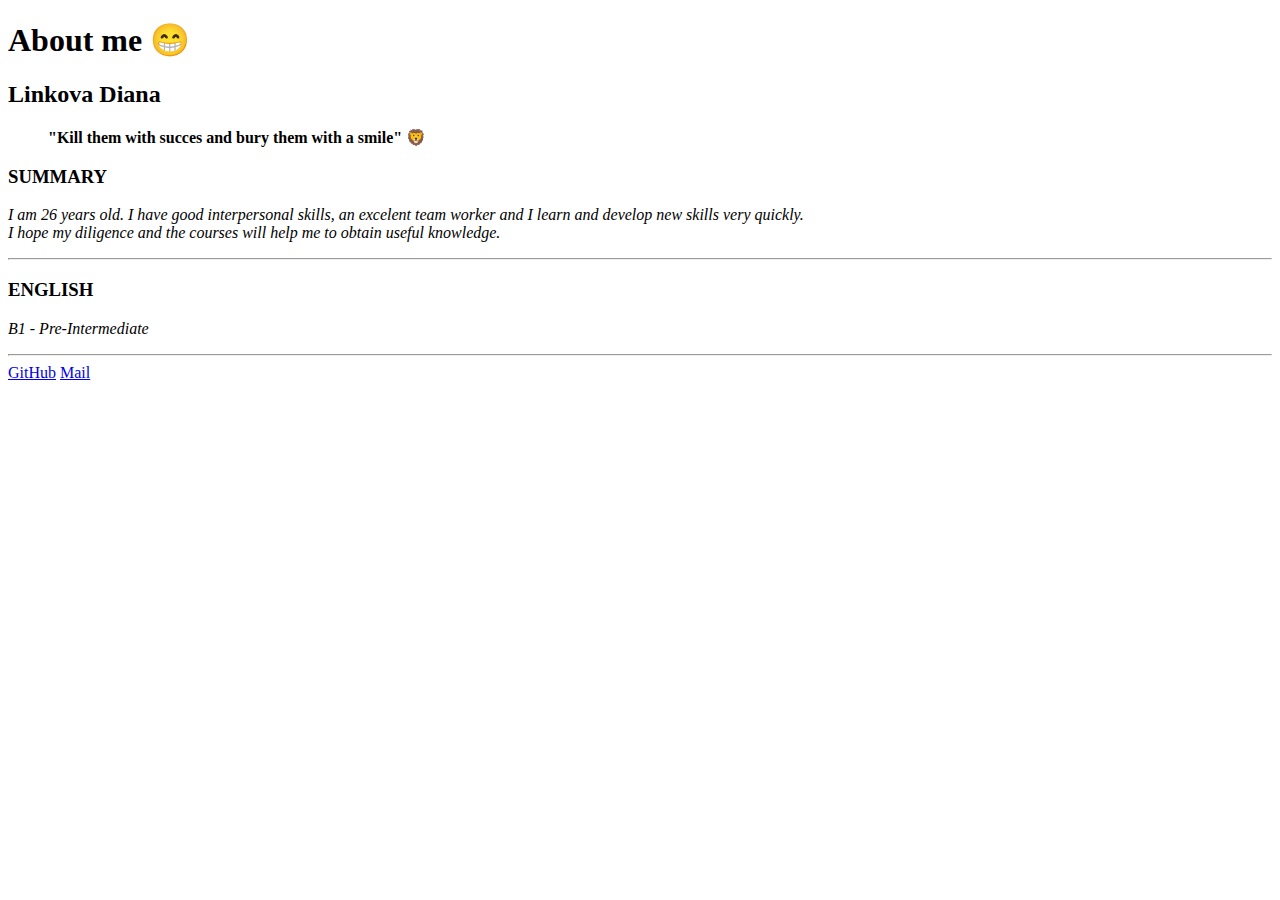
<file: about/index.html>
<!DOCTYPE html>
<html lang="en">
  <head>
    <meta charset="UTF-8" />
    <meta http-equiv="X-UA-Compatible" content="IE=edge" />
    <meta name="viewport" content="width=device-width, initial-scale=1.0" />
    <title>About</title>
  </head>
  <body>
    <header>
      <h1>About me &#128513;</h1>
    </header>
    <main>
      <h2>Linkova Diana</h2>
      <blockquote
        cite="https://www.amazon.com/Kill-Them-Success-Bury-Smile/dp/1073784266"
      >
        <b> "Kill them with succes and bury them with a smile" </b> &#129409;
      </blockquote>
      <div>
        <h3>SUMMARY</h3>
        <p>
          <i>
            I am 26 years old. I have good interpersonal skills, an excelent
            team worker and I learn and develop new skills very quickly. <br />
            I hope my diligence and the courses will help me to obtain useful
            knowledge.
          </i>
        </p>
        <hr />
      </div>
      <div>
        <h3>ENGLISH</h3>
        <p>
          <i> B1 - Pre-Intermediate </i>
        </p>
        <hr />
      </div>
    </main>
    <footer>
      <a href="https://github.com/diromanova" target="_blank">GitHub</a>
      <a href="https://di_rome@mail.ru" target="_blank">Mail</a>
    </footer>
  </body>
</html>
</file>
<file: style.css>
@import url("https://fonts.googleapis.com/css2?family=Roboto:wght@400;500&display=swap");

* {
  margin: 0;
  box-sizing: border-box;
}

body {
  max-width: 1440px;
  width: 100%;
  font-family: "Roboto", sans-serif;
}

.wrapper {
  max-width: 1264px;
  padding: 0 16px;
  margin: 0 auto;
}

main {
  color: #fff;
  min-height: 100%;
  background-image: url(./img/mainBackground.jpg);
}

.svg-sprite {
  position: absolute;
  visibility: hidden;
  width: 0;
  height: 0;
}

:root {
  --col-width: calc(100% / 12);
}

.col-lg-1 {
  width: var(--col-width);
}

.col-lg-2 {
  width: calc(var(--col-width) * 2);
}

.col-lg-3 {
  width: calc(var(--col-width) * 3);
}

.col-lg-4 {
  width: calc(var(--col-width) * 4);
}

.col-lg-5 {
  width: calc(var(--col-width) * 5);
}

.col-lg-6 {
  width: 50%;
}

.col-lg-7 {
  width: calc(var(--col-width) * 7);
}

.col-lg-8 {
  width: calc(var(--col-width) * 8);
}

.col-lg-9 {
  width: calc(var(--col-width) * 9);
}

.col-lg-10 {
  width: calc(var(--col-width) * 10);
}

.col-lg-11 {
  width: calc(var(--col-width) * 11);
}

.col-lg-12 {
  width: 100%;
}

/* [class*="col-"] {
  padding-left: 16px;
  padding-right: 16px;
} */

.logo-svg {
  width: 205px;
  height: 40px;
}

.night-svg {
  width: 30px;
  height: 30px;
}

.account-svg {
  width: 40px;
  height: 40px;
}

.google-play {
  height: 39.99994659423828px;
  width: 135px;
}

.app-store {
  height: 40px;
  width: 119.6640625px;
  margin-left: 17px;
}

.support-icon {
  height: 91.66666412353516px;
  width: 75px;
}

.communicate-icon {
  height: 83.33333587646484px;
  width: 83.33333587646484px;
}

.book-icon {
  height: 66.66665649414062px;
  width: 100px;
}

.reviews-icon {
  height: 83.33333587646484px;
  width: 91.66666412353516px;
}

.header-section {
  padding-top: 51px;
  display: flex;
  justify-content: space-between;
}

.header-section__list {
  font-family: Sans-serif, "Roboto";
  font-style: normal;
  font-weight: 400;
  font-size: 24px;
  display: flex;
  list-style: none;
  padding-left: 0;
}

.header-section__item--link {
  width: 59px;
  height: 28px;
  font-family: "Roboto", sans-serif;
  font-weight: 400;
  font-size: 24px;
  color: #ffffff;
  text-decoration: none;
  transition: color 0.5s;
}

.account-icon {
  padding-left: 24px;
}

.night-icon {
  padding-top: 5px;
  padding-left: 48px;
}

.burger-icon {
  display: none;
}

.nav-link-attractions {
  margin-left: 24px;
}

.stays {
  padding-top: 5px;
}

.attractions {
  padding-top: 5px;
}

.nav-link-stays:hover,
.nav-link-attractions:hover {
  border: 0;
  border-bottom: 4px solid #f5bd41;
  border-style: solid;
  transition: 0.5s;
}

.shape__header {
  font-family: "Roboto", sans-serif;
  font-style: normal;
  font-weight: 500;
  font-size: 50px;
  line-height: 59px;
  width: 542px;
  height: 118px;
  margin-top: 197px;
}

.shape__form {
  position: relative;
  display: flex;
  margin-top: 142px;
  box-sizing: border-box;
  background: #ffffff;
  border: 3px solid #f3f3f4;
  border-radius: 8px;
  height: 64px;
  border: 0;
}

.form__btn {
  width: 225px;
  height: 65px;
  font-family: "Roboto", sans-serif;
  font-style: normal;
  font-weight: 500;
  font-size: 24px;
  line-height: 28px;
  text-align: center;
  color: #ffffff;
  background: #3077c6;
  border-radius: 8px;
  border: 0;
}

.form__name--city {
  position: absolute;
  left: 2%;
  bottom: 137%;
  color: white;
  font-family: "Roboto", sans-serif;
  font-style: normal;
  font-weight: 400;
  font-size: 18px;
  line-height: 21px;
  width: 29%;
}

.form__name--date {
  position: absolute;
  left: 33%;
  bottom: 137%;
  color: white;
  font-family: "Roboto", sans-serif;
  font-style: normal;
  font-weight: 400;
  font-size: 18px;
  line-height: 21px;
  width: 15%;
}

input {
  font-family: "Roboto", sans-serif;
  font-style: normal;
  font-weight: 400;
  font-size: 18px;
  line-height: 21px;
  border: 0;
  width: 30%;
  height: 100%;
  background: white;
  border-radius: 8px;
  border: 0;
  outline: none;
}

#country {
  width: 545px;
  padding-left: 30px;
}

#date {
  display: flex;
  width: 300px;
  border: 2px solid #f5bd41;
}

#amount {
  display: flex;
  padding-left: 32px;
}

#tue,
#sat {
  width: 50%;
}

#adults,
#children,
#room {
  width: 33.3333333333%;
}

.top-section__app-market {
  display: flex;
  margin-top: 120px;
  padding-bottom: 118px;
  padding-left: 39%;
}

.offer-section {
  margin: 120px auto;
}

.offer-section__header {
  font-family: "Roboto", sans-serif;
  font-style: normal;
  font-weight: 500;
  font-size: 40px;
  color: #383838;
  text-align: center;
}

.offer-section__header::after {
  display: block;
  width: 100px;
  height: 4px;
  content: "";
  border-bottom: 4px solid #f5bd41;
  margin: 15px auto 0;
}

.offer-section__container {
  flex-wrap: wrap;
  display: flex;
  justify-content: space-around;
  margin: 84px auto 0;
  text-align: center;
}

.offer-section__container--content {
  display: flex;
  flex-direction: column;
  justify-content: space-between;
  align-items: center;
}

/* .book {
  padding-top: 10px;
} */

.text-icon {
  font-family: "Roboto", sans-serif;
  font-style: normal;
  font-weight: 400;
  font-size: 24px;
  line-height: 28px;
  text-align: center;
  color: #383838;
  margin-top: 52px;
}

.guests-loves {
  background: #eaf0f9;
}

.maldives {
  position: relative;
}

.maldive {
  background: rgba(56, 56, 56, 0.4);
  box-shadow: inset 0px 4px 70px rgba(56, 56, 56, 0.5);
  opacity: 0.5;
}

.btn__book-now {
  font-family: "Roboto";
  font-style: normal;
  font-weight: 400;
  font-size: 18px;
  line-height: 21px;
  text-align: center;
  position: absolute;
  top: 25%;
  left: 25%;
  width: 50%;
  height: 48px;
  color: #3077c6;
  border: 1px solid #3077c6;
  border-radius: 4px;
}

/* .photo-block {
  position: relative;
  display: flex;
  justify-content: space-between;
  margin-top: 100px;
  padding-bottom: 100px;
} */

.guests-loves__photos {
  position: relative;
  display: flex;
  justify-content: space-between;
  margin-top: 100px;
  padding-bottom: 100px;
}

.arrows_for-mobile {
  visibility: hidden;
}

.best-destitations__photo {
  /* position: relative; */
  display: flex;
  justify-content: space-between;
  margin-top: 100px;
}

.title {
  font-family: "Roboto";
  font-style: normal;
  font-weight: 500;
  font-size: 40px;
  line-height: 47px;
  color: #383838;
  text-align: center;
  padding-top: 120px;
}
.name {
  font-family: "Roboto";
  font-style: normal;
  font-weight: 400;
  font-size: 24px;
  line-height: 28px;
  color: #3077c6;
}

.describe-homes {
  font-family: "Roboto";
  font-style: normal;
  font-weight: 400;
  font-size: 24px;
  line-height: 28px;
  color: #bfbfbf;
}

.arrow {
  width: 40px;
  height: 40px;
}

.arrows {
  position: absolute;
  top: 25%;
  right: 0%;
}

.arrow__destination {
  width: 40px;
  height: 40px;
  transform: rotate(90deg);
}

.arrows__destination {
  margin: 48px 47% 120px;
}

.arrows2__destination {
  visibility: hidden;
  width: 0;
  height: 0;
}
.block {
  margin: 0 1%;
}

.apartment-photo {
  max-height: 280px;
}

.photo {
  width: 100%;
  height: 65%;
}

.target {
  display: flex;
  width: 50%;
  height: 64.01px;
  margin-top: 104px;
  filter: drop-shadow(0px 4px 4px rgba(0, 0, 0, 0.25));
}

.regions {
  width: 30%;
  background: #3077c6;
  color: white;
  border-top-left-radius: 4px;
  border-bottom-left-radius: 4px;
}
.cities {
  width: 30%;
  color: #383838;
  background: #f3f3f4;
}

.places {
  width: 40%;
  color: #383838;
  background: #f3f3f4;
  border-top-right-radius: 4px;
  border-bottom-right-radius: 4px;
}

.target__block {
  font-family: "Roboto";
  font-style: normal;
  font-weight: 500;
  font-size: 24px;
  line-height: 22px;
  border: none;
  text-align: center;
  padding-top: 20px;
}

.sign-up__block {
  position: relative;
  display: flex;
  align-items: center;
  margin-bottom: 120px;
  background: #eaf0f9;
}

.account-img {
  padding: 57px 24px;
}

.header__sign-up {
  font-family: "Roboto";
  font-style: normal;
  font-weight: 500;
  font-size: 24px;
  line-height: 28px;
  /* text-align: center; */
  color: #383838;
  /* padding-top: 51px; */
  margin-bottom: 21px;
}

.btn__sign-up {
  font-family: "Roboto";
  font-style: normal;
  font-weight: 400;
  font-size: 18px;
  line-height: 21px;
  text-align: center;
  color: #3077c6;
  width: 128px;
  height: 48px;
  left: 238px;
  top: 3355px;
  background: #ffffff;
  border: 1px solid #3077c6;
  box-shadow: 0px 4px 4px rgba(0, 0, 0, 0.25);
  border-radius: 8px;
}

.close-img {
  position: absolute;
  top: 4%;
  right: 2%;
}

.btn__install,
.logo__sign-up {
  display: none;
}

.review__head {
  display: flex;
  justify-content: space-between;
}

.grade_svg {
  width: 15vh;
  height: 8vh;
}

.grade {
  margin-right: 24px;
  margin-top: 24px;
}

.account-photo_svg {
  width: 53px;
  height: 53px;
}

.review__place {
  margin-left: 24px;
  margin-top: 24px;
}

.review-hotel {
  font-family: "Roboto";
  font-style: normal;
  font-weight: 500;
  font-size: 18px;
  line-height: 21px;
  color: #3077c6;
}

.review-city {
  font-family: "Roboto";
  font-style: normal;
  font-weight: 400;
  font-size: 18px;
  line-height: 21px;
  color: #3077c6;
  margin-top: 16px;
}

.review {
  position: relative;
  margin-right: 16px;
  background: #eaf0f9;
}

.data {
  display: flex;
  align-items: center;
  margin-left: 24px;
  margin-top: 30px;
}

.name-country {
  margin-left: 16px;
}

.reviews {
  display: flex;
}
h4 {
  font-family: "Roboto";
  font-style: normal;
  font-weight: 400;
  font-size: 18px;
  line-height: 21px;
  color: #383838;
}

.review__from {
  font-family: "Roboto";
  font-style: normal;
  font-weight: 400;
  font-size: 18px;
  line-height: 21px;
  color: #bfbfbf;
}

.review__text {
  font-family: "Roboto";
  font-style: normal;
  font-weight: 400;
  font-size: 18px;
  line-height: 21px;
  color: #383838;
  margin-left: 24px;
  margin-top: 16px;
  margin-right: 24px;
  padding-bottom: 66px;
}

.reviews__header-section {
  font-family: "Roboto";
  font-style: normal;
  font-weight: 500;
  font-size: 40px;
  line-height: 47px;
  color: #383838;
  text-align: center;
  margin: 32px;
}

.review-photo {
  width: 100%;
  height: 40%;
  padding: 0;
}

.price {
  position: absolute;
  height: 48px;
  width: 400px;
  max-width: 100%;
  background: rgba(56, 56, 56, 0.7);
  top: 34%;
}

.price__text {
  font-family: "Roboto";
  font-style: normal;
  font-weight: 400;
  font-size: 18px;
  line-height: 21px;
  color: white;
  padding-left: 24px;
  padding-top: 16px;
}

.rev {
  display: flex;
  flex-direction: column;
}

#marocco {
  margin: 0;
  position: relative;
}

.review-photo__arrow {
  position: absolute;
  width: 40px;
  height: 40px;
  top: 18%;
  right: -5%;
}

[class*="col-"] {
  padding: 0;
}

.reviews__header-section-mobile {
  display: none;
}

.dots-wrapper {
  display: none;
}

footer {
  color: #fff;
  background-color: #10367c;
}

.footer-section {
  display: flex;
  justify-content: space-between;
  padding-top: 120px;
  padding-left: 10px;
}

.footer-section__list {
  list-style: none;
}

.footer__list {
  padding-top: 23px;
}

.footer__link {
  font-family: "Roboto", sans-serif;
  font-style: normal;
  font-weight: 400;
  font-size: 20px;
  margin-top: 23px;
  color: #fff;
  text-decoration: none;
}

.footer__link--header {
  font-family: "Roboto", sans-serif;
  font-style: normal;
  font-weight: 500;
  font-size: 20px;
  color: #fff;
  text-decoration: none;
}

.property {
  padding-right: 60px;
}

.support {
  margin-right: 169px;
}

.footer-section__credit {
  font-family: "Roboto", sans-serif;
  font-style: normal;
  font-weight: 400;
  font-size: 14px;
  line-height: 16px;
  margin-top: 64px;
  padding-left: 2px;
  padding-bottom: 120px;
}

.logo-footer-svg {
  display: none;
}

/* @media (max-width: 1024px) {
  For mobile tablets

  .col-md-1 {
    width: var(--col-width);
  }

  .col-md-2 {
    width: calc(var(--col-width) * 2);
  }

  .col-md-3 {
    width: calc(var(--col-width) * 3);
  }

  .col-md-4 {
    width: calc(var(--col-width) * 4);
  }

  .col-md-5 {
    width: calc(var(--col-width) * 5);
  }

  .col-md-6 {
    width: 50%;
  }

  .col-md-7 {
    width: calc(var(--col-width) * 7);
  }

  .col-md-8 {
    width: calc(var(--col-width) * 8);
  }

  .col-md-9 {
    width: calc(var(--col-width) * 9);
  }

  .col-md-10 {
    width: calc(var(--col-width) * 10);
  }

  .col-md-11 {
    width: calc(var(--col-width) * 11);
  }

  .col-md-12 {
    width: 100%;
  }

  .offer-section {
    margin: 5% 10%;
  }

  .offer-section__container--content {
    width: 50%;
    margin-bottom: 5%;
  }

  .footer-section {
    padding-top: 5%;
  }

  .support {
    margin-right: 0;
  }

  .footer-section__credit {
    padding-bottom: 5%;
  }
} */

@media (max-width: 768px) {
  /* For mobile Phone: */

  :root {
    --col-width: calc(100% / 6);
  }

  .col-sm-1 {
    width: var(--col-width);
  }

  .col-sm-2 {
    width: calc(var(--col-width) * 2);
  }

  .col-sm-3 {
    width: calc(var(--col-width) * 3);
  }

  .col-sm-4 {
    width: calc(var(--col-width) * 4);
  }

  .col-sm-5 {
    width: calc(var(--col-width) * 5);
  }

  .col-sm-6 {
    width: 100%;
  }

  /* main {
    display: none;
  } */

  .header-section__list {
    display: flex;
    align-items: center;
  }
  .logo-svg {
    margin-left: 16px;
    width: 121.92px;
    height: 24px;
  }

  .night-icon {
    padding: 0;
  }

  .night-svg {
    width: 16px;
    height: 16px;
  }
  .account-icon {
    padding-right: 16px;
  }

  .account-svg {
    width: 24px;
    height: 24px;
  }

  /* .header-section {
    align-items: center;
  } */

  .shape__header {
    font-family: "Roboto";
    font-style: normal;
    font-weight: 500;
    font-size: 30px;
    line-height: 35px;

    margin-top: 40px;
  }

  /* input {
    display: block;
  } */

  #country {
    width: 96%;
    height: 58px;
    margin: 8px 2%;
    border: none;
    padding: 0;
  }

  #date {
    width: 96%;
    height: 63px;
    margin-left: 2%;
    margin-right: 2%;
  }

  #amount {
    width: 96%;
    height: 58px;
    margin: 8px 2%;
  }
  #tue {
    margin-right: 1%;
  }

  #sat {
    margin-left: 1%;
  }

  #amount {
    padding-left: 0;
  }

  #adults {
    border-top-right-radius: 0;
    border-bottom-right-radius: 0;
    border-right: solid;
    border-color: #bfbfbf;
  }

  #children {
    border-radius: 0;
    border-right: solid;
    border-color: #bfbfbf;
  }

  #room {
    border-top-left-radius: 0;
    border-bottom-left-radius: 0;
  }

  .shape__header {
    width: 100%;
    font-family: "Roboto";
    font-style: normal;
    font-weight: 500;
    font-size: 30px;
    line-height: 35px;
  }
  .shape__form {
    display: block;
    margin: 0;
    max-height: 100%;
    height: 275px;
    margin: 0 auto;
    background-color: #f5bd41;
  }

  .form__name--city {
    display: none;
  }

  .form__name--date {
    display: none;
  }

  .form__btn {
    font-family: "Roboto";
    font-style: normal;
    font-weight: 500;
    font-size: 19px;
    line-height: 22px;
    text-align: center;
    margin-left: 2%;
    margin-right: 2%;
    box-sizing: border-box;
    color: #ffffff;
    background: #3077c6;
    border: 3px solid #f3f3f4;
    border-radius: 8px;
    border: 0;
    /* width: 98%; */
    width: 96%;
    height: 58px;
  }

  .top-section__app-market {
    justify-content: center;
    padding-top: 32px;
    padding-bottom: 40px;
    margin: 0;
    padding-left: 0;
  }

  .attractions,
  .stays {
    display: none;
  }

  .burger-icon {
    display: block;
    width: 24px;
    height: 16px;
  }

  /* .app-store {
    height: 40px;
    width: 119.6640625px;
    border-radius: 0px;
  }

  .google-play {
  } */

  .wrapper {
    padding: 0 8px;
    margin: 0 auto;
  }

  .offer-section {
    margin-top: 24px;
    margin-bottom: 40px;
  }

  .offer-section__container--content {
    margin-bottom: 32px;
  }

  .support-icon {
    width: 70px;
    height: 70px;
  }

  .communicate-icon {
    width: 70px;
    height: 70px;
  }

  .book-icon {
    width: 70px;
    height: 70px;
  }

  .reviews-icon {
    width: 70px;
    height: 70px;
  }
  .text-icon {
    font-family: "Roboto", sans-serif;
    font-size: 15px;
    font-weight: 400;
    line-height: 18px;
    letter-spacing: 0em;
    text-align: center;
    margin-top: 16px;
  }

  .offer-section__header {
    font-family: "Roboto", sans-serif;
    font-size: 28px;
    font-weight: 500;
    line-height: 33px;
    letter-spacing: 0em;
    text-align: center;
  }

  .offer-section__header::after {
    display: none;
  }

  .offer-section__container {
    flex-wrap: wrap;
    display: flex;
    flex-direction: column;
    align-items: center;
    justify-content: space-around;
    margin: 84px auto 0;
    text-align: center;
    margin-top: 32px;
  }

  .villa {
    display: none;
  }

  .hostel {
    display: none;
  }

  .norway {
    display: none;
  }

  .island {
    display: none;
  }

  .guests-loves {
    display: block;
    background-color: #eaf0f9;
  }

  .hotel {
    margin-right: 8px;
  }

  .photo {
    width: 100%;
    height: 70%;
  }

  .apartment {
    position: relative;
    margin-left: 8px;
  }
  .arrows_for-mobile {
    position: absolute;
    visibility: visible;
    left: 96%;
    bottom: 60%;
  }

  .title {
    font-family: "Roboto";
    font-style: normal;
    font-weight: 500;
    font-size: 28px;
    line-height: 33px;
    color: #383838;
    text-align: center;
    padding-top: 40px;
  }

  .photo-block {
    display: flex;
    justify-content: center;
    margin: 0 auto;
    padding-bottom: 0;
  }

  .arrows {
    display: none;
  }

  .name {
    font-family: "Roboto";
    font-style: normal;
    font-weight: 400;
    font-size: 12px;
    line-height: 14px;
    color: #3077c6;
  }

  /* .best-destinations {
    position: relative;
  } */

  .describe-homes {
    font-family: "Roboto";
    font-style: normal;
    font-weight: 400;
    font-size: 12px;
    line-height: 14px;
    color: #bfbfbf;
  }

  .target {
    display: flex;
    width: 100%;
    margin-top: 32px;
    filter: none;
  }

  .target__block {
    font-family: "Roboto";
    font-style: normal;
    font-weight: 400;
    font-size: 19px;
    line-height: 22px;
    color: #383838;
    width: 33%;
    height: 32px;
    border-radius: 4px;
    border: 1px solid #bfbfbf;
    text-align: center;
    padding-top: 1%;
  }

  .regions {
    color: #fff;
    background: #3077c6;
    border: 1px solid black;
    margin-right: 8px;
  }

  .cities {
    margin-right: 8px;
  }

  .maldives {
    margin-right: 8px;
  }

  .maldive {
    opacity: 1;
  }
  .btn__book-now {
    display: none;
  }

  .hostel {
    margin-left: 8px;
  }

  .arrow {
    width: 28px;
    height: 28px;
    top: 35%;
    left: 78%;
  }

  /* .spain {
    position: relative;
  } */

  /* .arrows__destination {
    position: absolute;
    margin: 0;
  ;
  } */

  .spain {
    position: relative;
  }
  .arrow2__destination {
    position: absolute;
    visibility: visible;
    width: 25px;
    height: 25px;
    left: 96%;
    bottom: 60%;
  }

  .arrows__destination {
    margin: 0;
  }

  .arrow__destination {
    display: none;
  }

  .account-img {
    display: none;
  }

  .header__sign-up {
    font-family: "Roboto";
    font-style: normal;
    font-weight: 400;
    font-size: 12px;
    line-height: 14px;
    padding-left: 16px;
  }

  .sign-up__block {
    background: none;
    margin-bottom: 24px;
  }

  .btn__sign-up {
    display: none;
  }

  .close-img__svg {
    width: 16px;
    height: 16px;
  }

  .close-img {
    top: 40%;
    left: 2%;
  }

  .btn__install {
    display: block;
    font-family: "Roboto";
    font-style: normal;
    font-weight: 500;
    font-size: 14px;
    line-height: 16px;
    color: #3077c6;
    background: none;
    border: none;
    padding-left: 16px;
  }

  .logo__sign-up {
    display: block;
    padding-left: 10%;
  }

  .sign-up__block {
    display: flex;
    flex-direction: row;
    justify-content: space-between;
  }

  #marocco,
  .Netherlands {
    display: none;
  }

  .rev {
    padding-right: 16px;
  }

  .review {
    height: 100%;
    width: 100%;
    margin: 0;
  }

  .reviews__header-section {
    display: none;
  }

  .review-photo {
    width: 100%;
    padding: 32px 16px 12px;
  }

  .reviews__header-section-mobile {
    display: block;
    font-family: "Roboto";
    font-style: normal;
    font-weight: 500;
    font-size: 28px;
    line-height: 33px;
    color: #383838;
    text-align: center;
    padding-top: 40px;
  }

  .grade_svg {
    width: 72.36px;
    height: 44px;
  }

  .price {
    display: none;
  }

  .guests-reviews {
    background: #eaf0f9;
  }

  .dots-wrapper {
    display: block;
  }

  .dots-wrapper {
    display: flex;
    justify-content: center;
    margin-top: 32px;
    margin-bottom: 40px;
  }

  .dot.active {
    border: 1px solid #000000;
    background-color: #000000;
  }

  span {
    width: 15px;
    height: 15px;
    border-radius: 50%;
    border: 1px solid #000000;
    margin-right: 10px;
    cursor: pointer;
  }

  span:last-child {
    margin-right: 0;
  }

  .review__text {
    padding-bottom: 0;
  }

  .footer__link--header {
    font-family: "Roboto", sans-serif;
    font-weight: 500;
    font-size: 15px;
    text-decoration: underline;
  }

  .footer__list {
    display: none;
  }

  .footer-section {
    display: flex;
    justify-content: center;
    padding-top: 40px;
    margin: 0 auto;
  }

  .logo-footer-svg {
    display: block;
    width: 98px;
    height: 19px;
    margin: 0 auto;
  }

  .logo-footer {
    padding-top: 40px;
  }

  .about {
    padding-left: 0;
  }

  .support {
    margin-right: 0;
  }

  .property {
    padding-right: 0;
  }

  .footer-section__credit {
    font-family: "Roboto", sans-serif;
    font-style: normal;
    font-weight: 400;
    font-size: 12px;
    line-height: 14px;
    text-align: center;
    margin-top: 32px;
    padding-bottom: 40px;
  }
}
</file>
